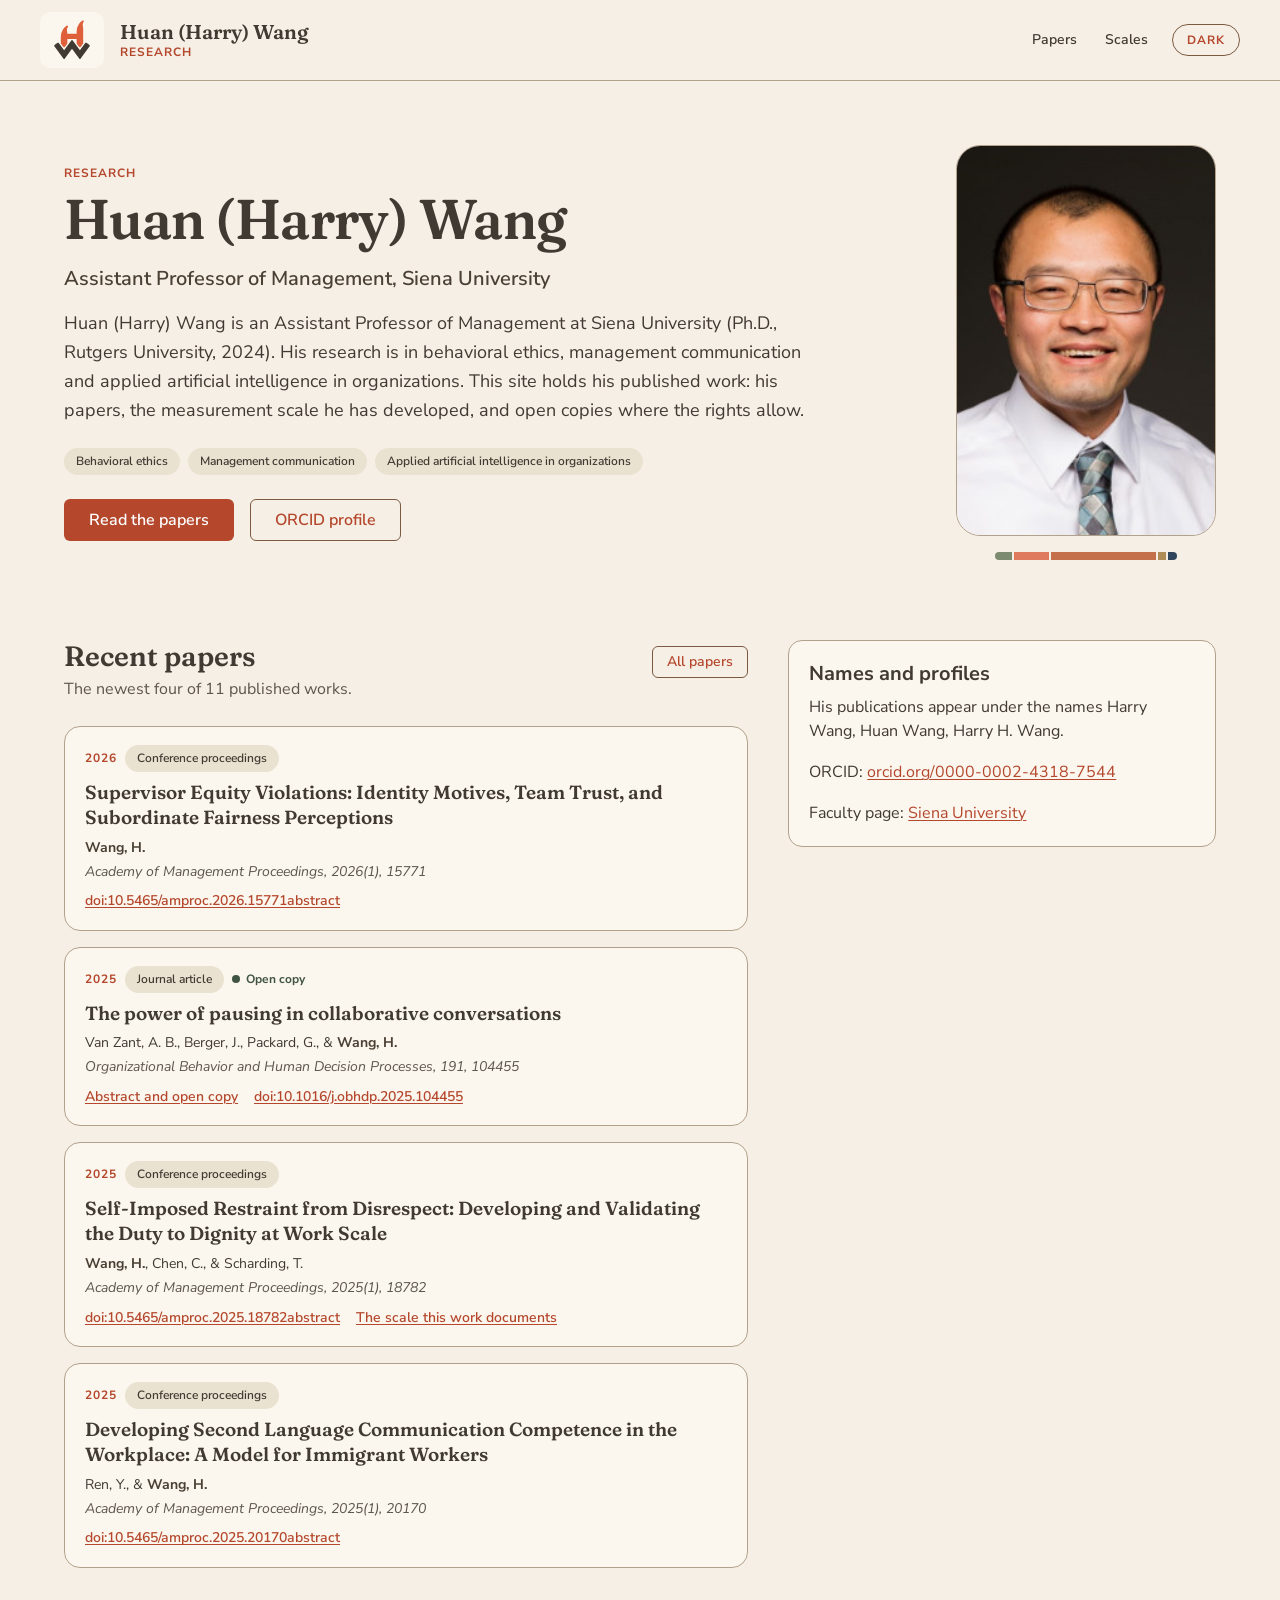
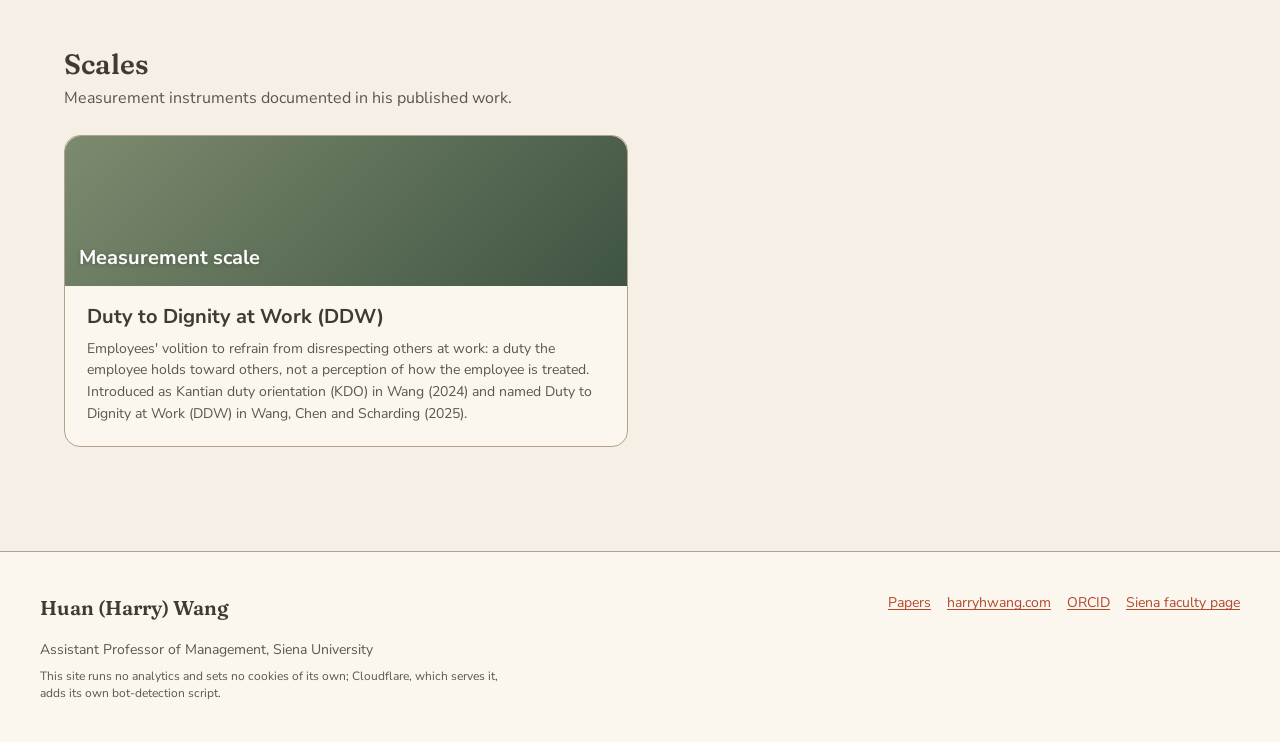
<file: index.html>
<!DOCTYPE html><html lang="en" data-register="hearth"><head><meta charset="utf-8"><meta name="viewport" content="width=device-width, initial-scale=1"><title>Huan (Harry) Wang · Research</title><meta name="description" content="Research of Huan (Harry) Wang, Siena University: measurement scales, papers and open copies."><link rel="canonical" href="https://research.harryhwang.com/"><link rel="icon" href="/favicon.svg" type="image/svg+xml"><script type="application/ld+json">{"@context":"https://schema.org","@type":"Person","name":"Huan (Harry) Wang","alternateName":["Harry Wang","Huan Wang","Harry H. Wang"],"jobTitle":"Assistant Professor of Management","affiliation":{"@type":"CollegeOrUniversity","name":"Siena University"},"knowsAbout":["Behavioral ethics","Management communication","Applied artificial intelligence in organizations"],"url":"https://research.harryhwang.com/","image":"https://research.harryhwang.com/images/huan-harry-wang.jpg","sameAs":["https://orcid.org/0000-0002-4318-7544","https://www.siena.edu/faculty-and-staff/person/harry-wang/","https://harryhwang.com/"]}</script><link rel="stylesheet" href="/_astro/Base.g0f6mQU5.css"></head><body class="min-h-screen bg-bg text-fg"><a class="rs-skip" href="#main">Skip to content</a><header class="rs-header"><div class="rs-wrap rs-nav"><a href="/" class="rs-home" aria-label="Huan (Harry) Wang, research home"><span class="hb-mark-panel"><img class="rs-logo" src="/images/hw-logo.svg" alt="" width="44" height="44"></span><span class="rs-home-label">Huan (Harry) Wang<small>Research</small></span></a><nav class="rs-links" aria-label="Primary"><a href="/papers/">Papers</a><a href="/#scales">Scales</a><button type="button" class="rs-toggle" id="theme-toggle" aria-pressed="false">Dark</button></nav></div></header><main id="main" class="rs-main"><div class="rs-wrap"><section class="rs-hero" aria-labelledby="who"><div><p class="hb-eyebrow">Research</p><h1 id="who" class="hb-display">Huan (Harry) Wang</h1><p class="rs-role">Assistant Professor of Management, Siena University</p><p class="rs-lede">Huan (Harry) Wang is an Assistant Professor of Management at Siena University (Ph.D., Rutgers University, 2024). His research is in behavioral ethics, management communication and applied artificial intelligence in organizations. This site holds his published work: his papers, the measurement scale he has developed, and open copies where the rights allow.</p><ul class="rs-topics" aria-label="Research topics"><li class="hb-tag">Behavioral ethics</li><li class="hb-tag">Management communication</li><li class="hb-tag">Applied artificial intelligence in organizations</li></ul><div class="hb-row rs-actions"><a class="hb-btn hb-btn-primary" href="/papers/">Read the papers</a><a class="hb-btn hb-btn-secondary" href="https://orcid.org/0000-0002-4318-7544" rel="me noopener">ORCID profile</a></div></div><figure class="rs-portrait"><img src="/images/huan-harry-wang.jpg" alt="Portrait of Huan (Harry) Wang" width="205" height="308"><div class="hb-element-bar" aria-hidden="true"><span class="hb-el-wood"></span><span class="hb-el-fire"></span><span class="hb-el-earth"></span><span class="hb-el-metal"></span><span class="hb-el-water"></span></div></figure></section><section class="rs-section" aria-labelledby="recent"><div class="rs-split"><div><div class="rs-section-head"><div><h2 id="recent">Recent papers</h2><p>The newest four of 11 published works.</p></div><a class="hb-btn hb-btn-secondary hb-btn-sm" href="/papers/">All papers</a></div><ul class="rs-papers"><li><article class="rs-paper"><p class="rs-paper-meta"><span class="rs-year">2026</span><span class="hb-tag">Conference proceedings</span></p><h3 class="rs-paper-title">Supervisor Equity Violations: Identity Motives, Team Trust, and Subordinate Fairness Perceptions</h3><p class="rs-paper-by"><strong>Wang, H.</strong></p><p class="rs-paper-venue"><em>Academy of Management Proceedings, 2026(1), 15771</em></p><p class="rs-paper-links"><a href="https://doi.org/10.5465/amproc.2026.15771abstract" rel="noopener">doi:10.5465/amproc.2026.15771abstract</a></p></article></li><li><article class="rs-paper"><p class="rs-paper-meta"><span class="rs-year">2025</span><span class="hb-tag">Journal article</span><span class="rs-open">Open copy</span></p><h3 class="rs-paper-title"><a href="/papers/van-zant-2025-pausing/">The power of pausing in collaborative conversations</a></h3><p class="rs-paper-by">Van Zant, A. B., Berger, J., Packard, G., &amp; <strong>Wang, H.</strong></p><p class="rs-paper-venue"><em>Organizational Behavior and Human Decision Processes, 191, 104455</em></p><p class="rs-paper-links"><a href="/papers/van-zant-2025-pausing/">Abstract and open copy</a><a href="https://doi.org/10.1016/j.obhdp.2025.104455" rel="noopener">doi:10.1016/j.obhdp.2025.104455</a></p></article></li><li><article class="rs-paper"><p class="rs-paper-meta"><span class="rs-year">2025</span><span class="hb-tag">Conference proceedings</span></p><h3 class="rs-paper-title">Self-Imposed Restraint from Disrespect: Developing and Validating the Duty to Dignity at Work Scale</h3><p class="rs-paper-by"><strong>Wang, H.</strong>, Chen, C., &amp; Scharding, T.</p><p class="rs-paper-venue"><em>Academy of Management Proceedings, 2025(1), 18782</em></p><p class="rs-paper-links"><a href="https://doi.org/10.5465/amproc.2025.18782abstract" rel="noopener">doi:10.5465/amproc.2025.18782abstract</a><a href="/scales/duty-to-dignity-at-work">The scale this work documents</a></p></article></li><li><article class="rs-paper"><p class="rs-paper-meta"><span class="rs-year">2025</span><span class="hb-tag">Conference proceedings</span></p><h3 class="rs-paper-title">Developing Second Language Communication Competence in the Workplace: A Model for Immigrant Workers</h3><p class="rs-paper-by">Ren, Y., &amp; <strong>Wang, H.</strong></p><p class="rs-paper-venue"><em>Academy of Management Proceedings, 2025(1), 20170</em></p><p class="rs-paper-links"><a href="https://doi.org/10.5465/amproc.2025.20170abstract" rel="noopener">doi:10.5465/amproc.2025.20170abstract</a></p></article></li></ul></div><aside class="hb-legend" aria-labelledby="names"><h3 id="names">Names and profiles</h3><p class="mt-2">His publications appear under the names Harry Wang, Huan Wang, Harry H. Wang.</p><p>ORCID: <a href="https://orcid.org/0000-0002-4318-7544" rel="me noopener">orcid.org/0000-0002-4318-7544</a></p><p>Faculty page: <a href="https://www.siena.edu/faculty-and-staff/person/harry-wang/" rel="me noopener">Siena University</a></p></aside></div></section><section id="scales" class="rs-section" aria-labelledby="scales-h"><div class="rs-section-head"><div><h2 id="scales-h">Scales</h2><p>Measurement instruments documented in his published work.</p></div></div><div class="hb-grid hb-grid-2"><a href="/scales/duty-to-dignity-at-work" class="rs-scale"><article class="hb-card hb-card-lift h-full"><div class="hb-card-header hb-band-moss-pine"><span class="hb-label">Measurement scale</span></div><h3>Duty to Dignity at Work (DDW)</h3><p>Employees&#39; volition to refrain from disrespecting others at work: a duty the employee holds toward others, not a perception of how the employee is treated. Introduced as Kantian duty orientation (KDO) in Wang (2024) and named Duty to Dignity at Work (DDW) in Wang, Chen and Scharding (2025).</p></article></a></div></section></div></main><footer class="rs-footer"><div class="rs-wrap rs-footer-inner"><div><p class="rs-footer-name">Huan (Harry) Wang</p><p class="hb-small hb-muted">Assistant Professor of Management, Siena University</p><p class="rs-footer-note">This site runs no analytics and sets no cookies of its own; Cloudflare, which serves it, adds its own bot-detection script.</p></div><nav class="rs-footer-links" aria-label="Profiles"><a href="/papers/">Papers</a><a href="https://harryhwang.com/" rel="me">harryhwang.com</a><a href="https://orcid.org/0000-0002-4318-7544" rel="me noopener">ORCID</a><a href="https://www.siena.edu/faculty-and-staff/person/harry-wang/" rel="me noopener">Siena faculty page</a></nav></div></footer><script>
      // Theme toggle only (brand rule: it sets data-theme on the document and remembers nothing).
      (function () {
        var button = document.getElementById("theme-toggle");
        if (!button) return;
        var root = document.documentElement;
        var startDark = window.matchMedia("(prefers-color-scheme: dark)").matches;
        root.setAttribute("data-theme", startDark ? "dark" : "light");
        button.setAttribute("aria-pressed", startDark ? "true" : "false");
        button.textContent = startDark ? "Light" : "Dark";
        button.addEventListener("click", function () {
          var dark = root.getAttribute("data-theme") === "dark";
          root.setAttribute("data-theme", dark ? "light" : "dark");
          button.setAttribute("aria-pressed", dark ? "false" : "true");
          button.textContent = dark ? "Dark" : "Light";
        });
      })();
    </script></body></html>
</file>
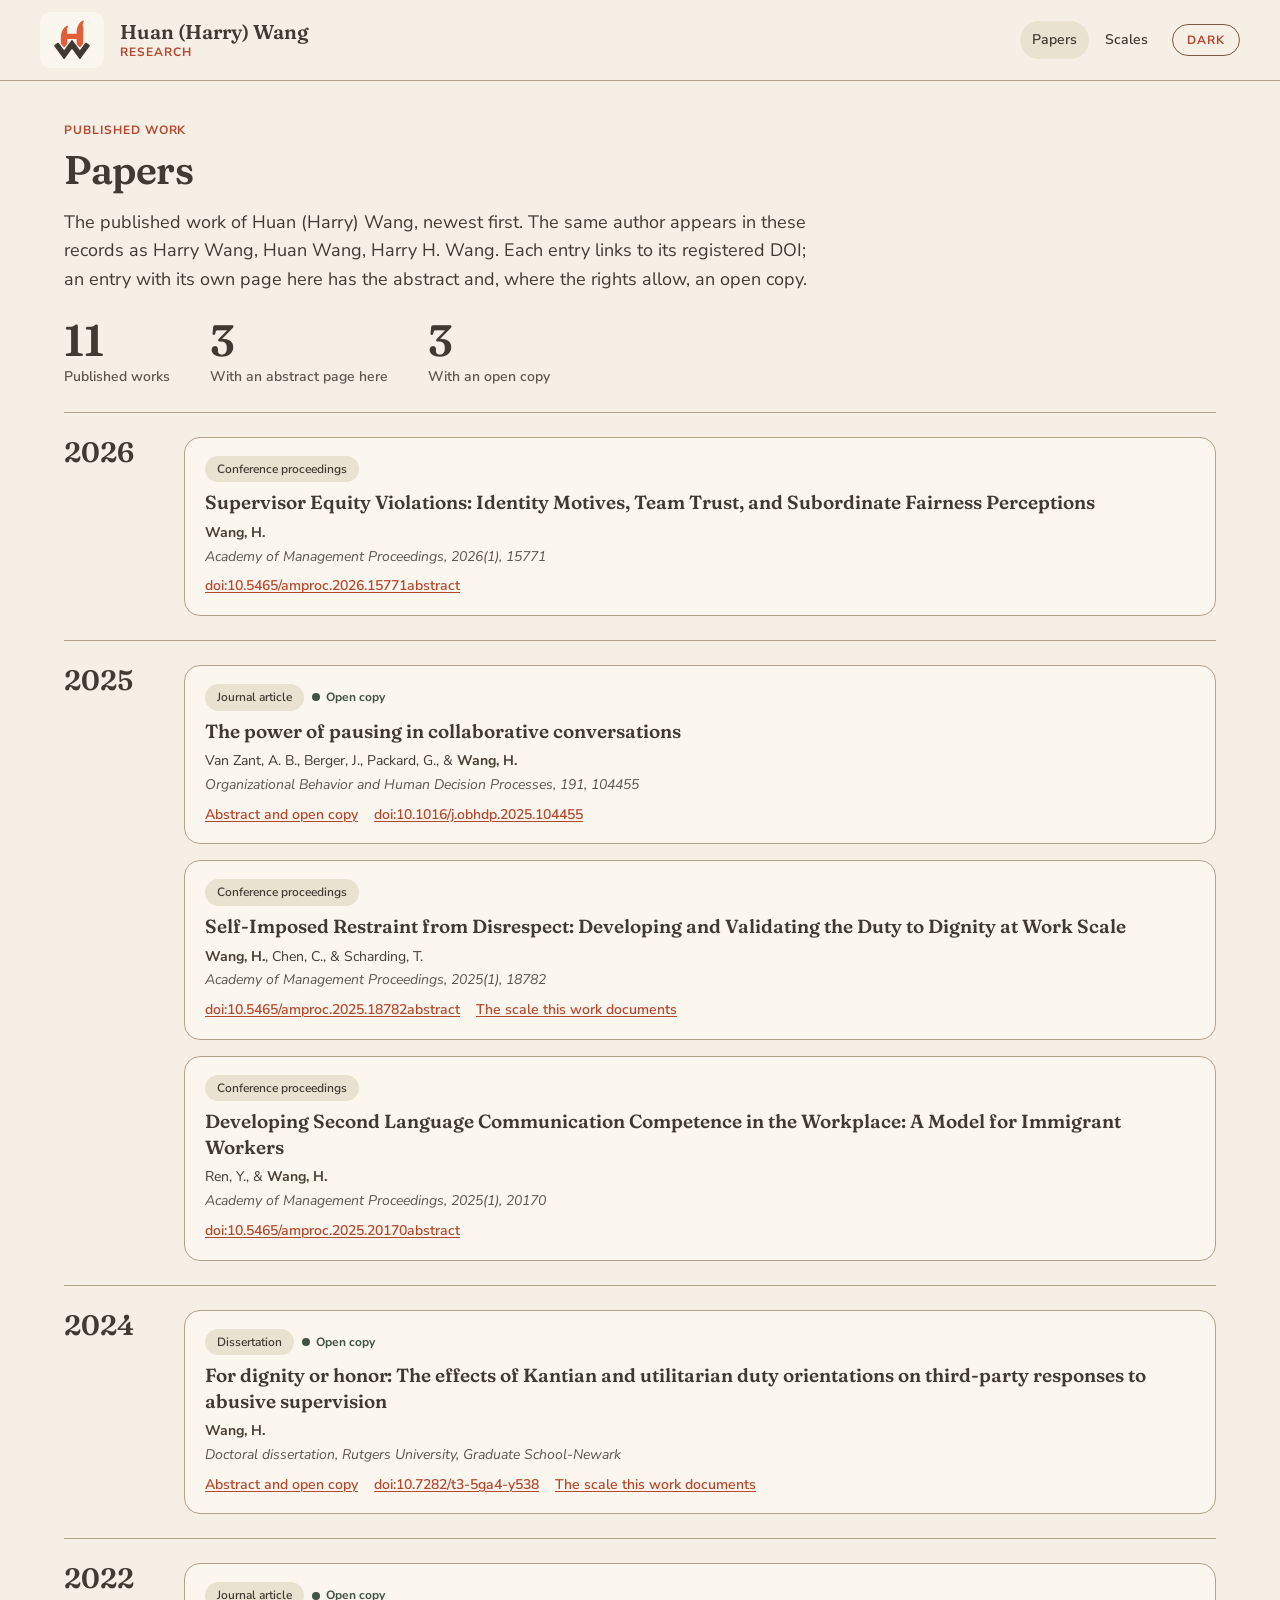
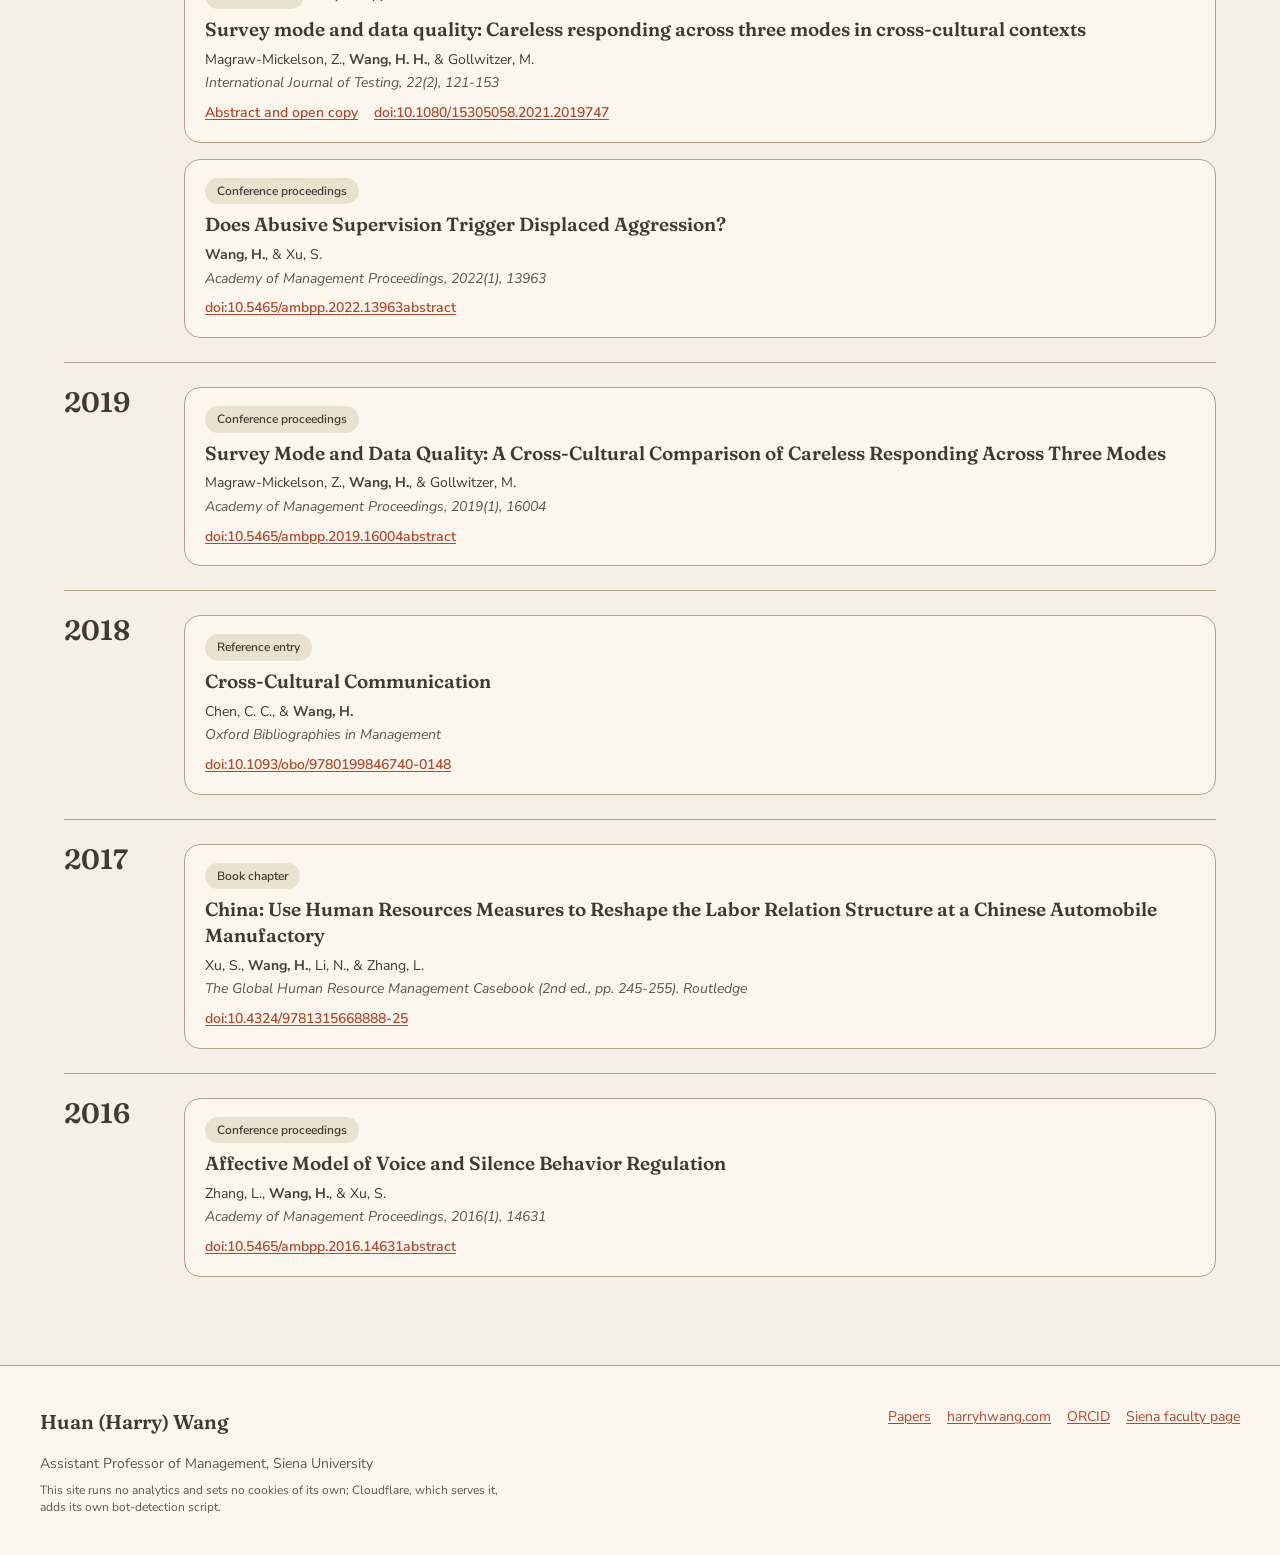
<file: papers/index.html>
<!DOCTYPE html><html lang="en" data-register="hearth"><head><meta charset="utf-8"><meta name="viewport" content="width=device-width, initial-scale=1"><title>Papers | Huan (Harry) Wang · Research</title><meta name="description" content="Published work of Huan (Harry) Wang (Siena University), with DOIs and open copies where the rights allow."><link rel="canonical" href="https://research.harryhwang.com/papers/"><link rel="icon" href="/favicon.svg" type="image/svg+xml"><link rel="stylesheet" href="/_astro/Base.g0f6mQU5.css"></head><body class="min-h-screen bg-bg text-fg"><a class="rs-skip" href="#main">Skip to content</a><header class="rs-header"><div class="rs-wrap rs-nav"><a href="/" class="rs-home" aria-label="Huan (Harry) Wang, research home"><span class="hb-mark-panel"><img class="rs-logo" src="/images/hw-logo.svg" alt="" width="44" height="44"></span><span class="rs-home-label">Huan (Harry) Wang<small>Research</small></span></a><nav class="rs-links" aria-label="Primary"><a href="/papers/" aria-current="page">Papers</a><a href="/#scales">Scales</a><button type="button" class="rs-toggle" id="theme-toggle" aria-pressed="false">Dark</button></nav></div></header><main id="main" class="rs-main"><div class="rs-wrap"><header class="pb-6"><p class="hb-eyebrow">Published work</p><h1 class="mt-2">Papers</h1><p class="rs-lede">The published work of Huan (Harry) Wang, newest first. The same author appears in these records as Harry Wang, Huan Wang, Harry H. Wang. Each entry links to its registered DOI; an entry with its own page here has the abstract and, where the rights allow, an open copy.</p><div class="rs-stats"><div class="hb-stat-block"><span class="hb-stat">11</span><span class="hb-stat-label">Published works</span></div><div class="hb-stat-block"><span class="hb-stat">3</span><span class="hb-stat-label">With an abstract page here</span></div><div class="hb-stat-block"><span class="hb-stat">3</span><span class="hb-stat-label">With an open copy</span></div></div></header><section class="rs-year-group" aria-labelledby="y2026"><h2 id="y2026" class="rs-year-label">2026</h2><ul class="rs-papers"><li><article class="rs-paper"><p class="rs-paper-meta"><span class="hb-tag">Conference proceedings</span></p><h3 class="rs-paper-title">Supervisor Equity Violations: Identity Motives, Team Trust, and Subordinate Fairness Perceptions</h3><p class="rs-paper-by"><strong>Wang, H.</strong></p><p class="rs-paper-venue"><em>Academy of Management Proceedings, 2026(1), 15771</em></p><p class="rs-paper-links"><a href="https://doi.org/10.5465/amproc.2026.15771abstract" rel="noopener">doi:10.5465/amproc.2026.15771abstract</a></p></article></li></ul></section><section class="rs-year-group" aria-labelledby="y2025"><h2 id="y2025" class="rs-year-label">2025</h2><ul class="rs-papers"><li><article class="rs-paper"><p class="rs-paper-meta"><span class="hb-tag">Journal article</span><span class="rs-open">Open copy</span></p><h3 class="rs-paper-title"><a href="/papers/van-zant-2025-pausing/">The power of pausing in collaborative conversations</a></h3><p class="rs-paper-by">Van Zant, A. B., Berger, J., Packard, G., &amp; <strong>Wang, H.</strong></p><p class="rs-paper-venue"><em>Organizational Behavior and Human Decision Processes, 191, 104455</em></p><p class="rs-paper-links"><a href="/papers/van-zant-2025-pausing/">Abstract and open copy</a><a href="https://doi.org/10.1016/j.obhdp.2025.104455" rel="noopener">doi:10.1016/j.obhdp.2025.104455</a></p></article></li><li><article class="rs-paper"><p class="rs-paper-meta"><span class="hb-tag">Conference proceedings</span></p><h3 class="rs-paper-title">Self-Imposed Restraint from Disrespect: Developing and Validating the Duty to Dignity at Work Scale</h3><p class="rs-paper-by"><strong>Wang, H.</strong>, Chen, C., &amp; Scharding, T.</p><p class="rs-paper-venue"><em>Academy of Management Proceedings, 2025(1), 18782</em></p><p class="rs-paper-links"><a href="https://doi.org/10.5465/amproc.2025.18782abstract" rel="noopener">doi:10.5465/amproc.2025.18782abstract</a><a href="/scales/duty-to-dignity-at-work">The scale this work documents</a></p></article></li><li><article class="rs-paper"><p class="rs-paper-meta"><span class="hb-tag">Conference proceedings</span></p><h3 class="rs-paper-title">Developing Second Language Communication Competence in the Workplace: A Model for Immigrant Workers</h3><p class="rs-paper-by">Ren, Y., &amp; <strong>Wang, H.</strong></p><p class="rs-paper-venue"><em>Academy of Management Proceedings, 2025(1), 20170</em></p><p class="rs-paper-links"><a href="https://doi.org/10.5465/amproc.2025.20170abstract" rel="noopener">doi:10.5465/amproc.2025.20170abstract</a></p></article></li></ul></section><section class="rs-year-group" aria-labelledby="y2024"><h2 id="y2024" class="rs-year-label">2024</h2><ul class="rs-papers"><li><article class="rs-paper"><p class="rs-paper-meta"><span class="hb-tag">Dissertation</span><span class="rs-open">Open copy</span></p><h3 class="rs-paper-title"><a href="/papers/wang-2024-dissertation/">For dignity or honor: The effects of Kantian and utilitarian duty orientations on third-party responses to abusive supervision</a></h3><p class="rs-paper-by"><strong>Wang, H.</strong></p><p class="rs-paper-venue"><em>Doctoral dissertation, Rutgers University, Graduate School-Newark</em></p><p class="rs-paper-links"><a href="/papers/wang-2024-dissertation/">Abstract and open copy</a><a href="https://doi.org/10.7282/t3-5ga4-y538" rel="noopener">doi:10.7282/t3-5ga4-y538</a><a href="/scales/duty-to-dignity-at-work">The scale this work documents</a></p></article></li></ul></section><section class="rs-year-group" aria-labelledby="y2022"><h2 id="y2022" class="rs-year-label">2022</h2><ul class="rs-papers"><li><article class="rs-paper"><p class="rs-paper-meta"><span class="hb-tag">Journal article</span><span class="rs-open">Open copy</span></p><h3 class="rs-paper-title"><a href="/papers/magraw-mickelson-2022-survey-mode/">Survey mode and data quality: Careless responding across three modes in cross-cultural contexts</a></h3><p class="rs-paper-by">Magraw-Mickelson, Z., <strong>Wang, H. H.</strong>, &amp; Gollwitzer, M.</p><p class="rs-paper-venue"><em>International Journal of Testing, 22(2), 121-153</em></p><p class="rs-paper-links"><a href="/papers/magraw-mickelson-2022-survey-mode/">Abstract and open copy</a><a href="https://doi.org/10.1080/15305058.2021.2019747" rel="noopener">doi:10.1080/15305058.2021.2019747</a></p></article></li><li><article class="rs-paper"><p class="rs-paper-meta"><span class="hb-tag">Conference proceedings</span></p><h3 class="rs-paper-title">Does Abusive Supervision Trigger Displaced Aggression?</h3><p class="rs-paper-by"><strong>Wang, H.</strong>, &amp; Xu, S.</p><p class="rs-paper-venue"><em>Academy of Management Proceedings, 2022(1), 13963</em></p><p class="rs-paper-links"><a href="https://doi.org/10.5465/ambpp.2022.13963abstract" rel="noopener">doi:10.5465/ambpp.2022.13963abstract</a></p></article></li></ul></section><section class="rs-year-group" aria-labelledby="y2019"><h2 id="y2019" class="rs-year-label">2019</h2><ul class="rs-papers"><li><article class="rs-paper"><p class="rs-paper-meta"><span class="hb-tag">Conference proceedings</span></p><h3 class="rs-paper-title">Survey Mode and Data Quality: A Cross-Cultural Comparison of Careless Responding Across Three Modes</h3><p class="rs-paper-by">Magraw-Mickelson, Z., <strong>Wang, H.</strong>, &amp; Gollwitzer, M.</p><p class="rs-paper-venue"><em>Academy of Management Proceedings, 2019(1), 16004</em></p><p class="rs-paper-links"><a href="https://doi.org/10.5465/ambpp.2019.16004abstract" rel="noopener">doi:10.5465/ambpp.2019.16004abstract</a></p></article></li></ul></section><section class="rs-year-group" aria-labelledby="y2018"><h2 id="y2018" class="rs-year-label">2018</h2><ul class="rs-papers"><li><article class="rs-paper"><p class="rs-paper-meta"><span class="hb-tag">Reference entry</span></p><h3 class="rs-paper-title">Cross-Cultural Communication</h3><p class="rs-paper-by">Chen, C. C., &amp; <strong>Wang, H.</strong></p><p class="rs-paper-venue"><em>Oxford Bibliographies in Management</em></p><p class="rs-paper-links"><a href="https://doi.org/10.1093/obo/9780199846740-0148" rel="noopener">doi:10.1093/obo/9780199846740-0148</a></p></article></li></ul></section><section class="rs-year-group" aria-labelledby="y2017"><h2 id="y2017" class="rs-year-label">2017</h2><ul class="rs-papers"><li><article class="rs-paper"><p class="rs-paper-meta"><span class="hb-tag">Book chapter</span></p><h3 class="rs-paper-title">China: Use Human Resources Measures to Reshape the Labor Relation Structure at a Chinese Automobile Manufactory</h3><p class="rs-paper-by">Xu, S., <strong>Wang, H.</strong>, Li, N., &amp; Zhang, L.</p><p class="rs-paper-venue"><em>The Global Human Resource Management Casebook (2nd ed., pp. 245-255). Routledge</em></p><p class="rs-paper-links"><a href="https://doi.org/10.4324/9781315668888-25" rel="noopener">doi:10.4324/9781315668888-25</a></p></article></li></ul></section><section class="rs-year-group" aria-labelledby="y2016"><h2 id="y2016" class="rs-year-label">2016</h2><ul class="rs-papers"><li><article class="rs-paper"><p class="rs-paper-meta"><span class="hb-tag">Conference proceedings</span></p><h3 class="rs-paper-title">Affective Model of Voice and Silence Behavior Regulation</h3><p class="rs-paper-by">Zhang, L., <strong>Wang, H.</strong>, &amp; Xu, S.</p><p class="rs-paper-venue"><em>Academy of Management Proceedings, 2016(1), 14631</em></p><p class="rs-paper-links"><a href="https://doi.org/10.5465/ambpp.2016.14631abstract" rel="noopener">doi:10.5465/ambpp.2016.14631abstract</a></p></article></li></ul></section></div></main><footer class="rs-footer"><div class="rs-wrap rs-footer-inner"><div><p class="rs-footer-name">Huan (Harry) Wang</p><p class="hb-small hb-muted">Assistant Professor of Management, Siena University</p><p class="rs-footer-note">This site runs no analytics and sets no cookies of its own; Cloudflare, which serves it, adds its own bot-detection script.</p></div><nav class="rs-footer-links" aria-label="Profiles"><a href="/papers/">Papers</a><a href="https://harryhwang.com/" rel="me">harryhwang.com</a><a href="https://orcid.org/0000-0002-4318-7544" rel="me noopener">ORCID</a><a href="https://www.siena.edu/faculty-and-staff/person/harry-wang/" rel="me noopener">Siena faculty page</a></nav></div></footer><script>
      // Theme toggle only (brand rule: it sets data-theme on the document and remembers nothing).
      (function () {
        var button = document.getElementById("theme-toggle");
        if (!button) return;
        var root = document.documentElement;
        var startDark = window.matchMedia("(prefers-color-scheme: dark)").matches;
        root.setAttribute("data-theme", startDark ? "dark" : "light");
        button.setAttribute("aria-pressed", startDark ? "true" : "false");
        button.textContent = startDark ? "Light" : "Dark";
        button.addEventListener("click", function () {
          var dark = root.getAttribute("data-theme") === "dark";
          root.setAttribute("data-theme", dark ? "light" : "dark");
          button.setAttribute("aria-pressed", dark ? "false" : "true");
          button.textContent = dark ? "Dark" : "Light";
        });
      })();
    </script></body></html>
</file>
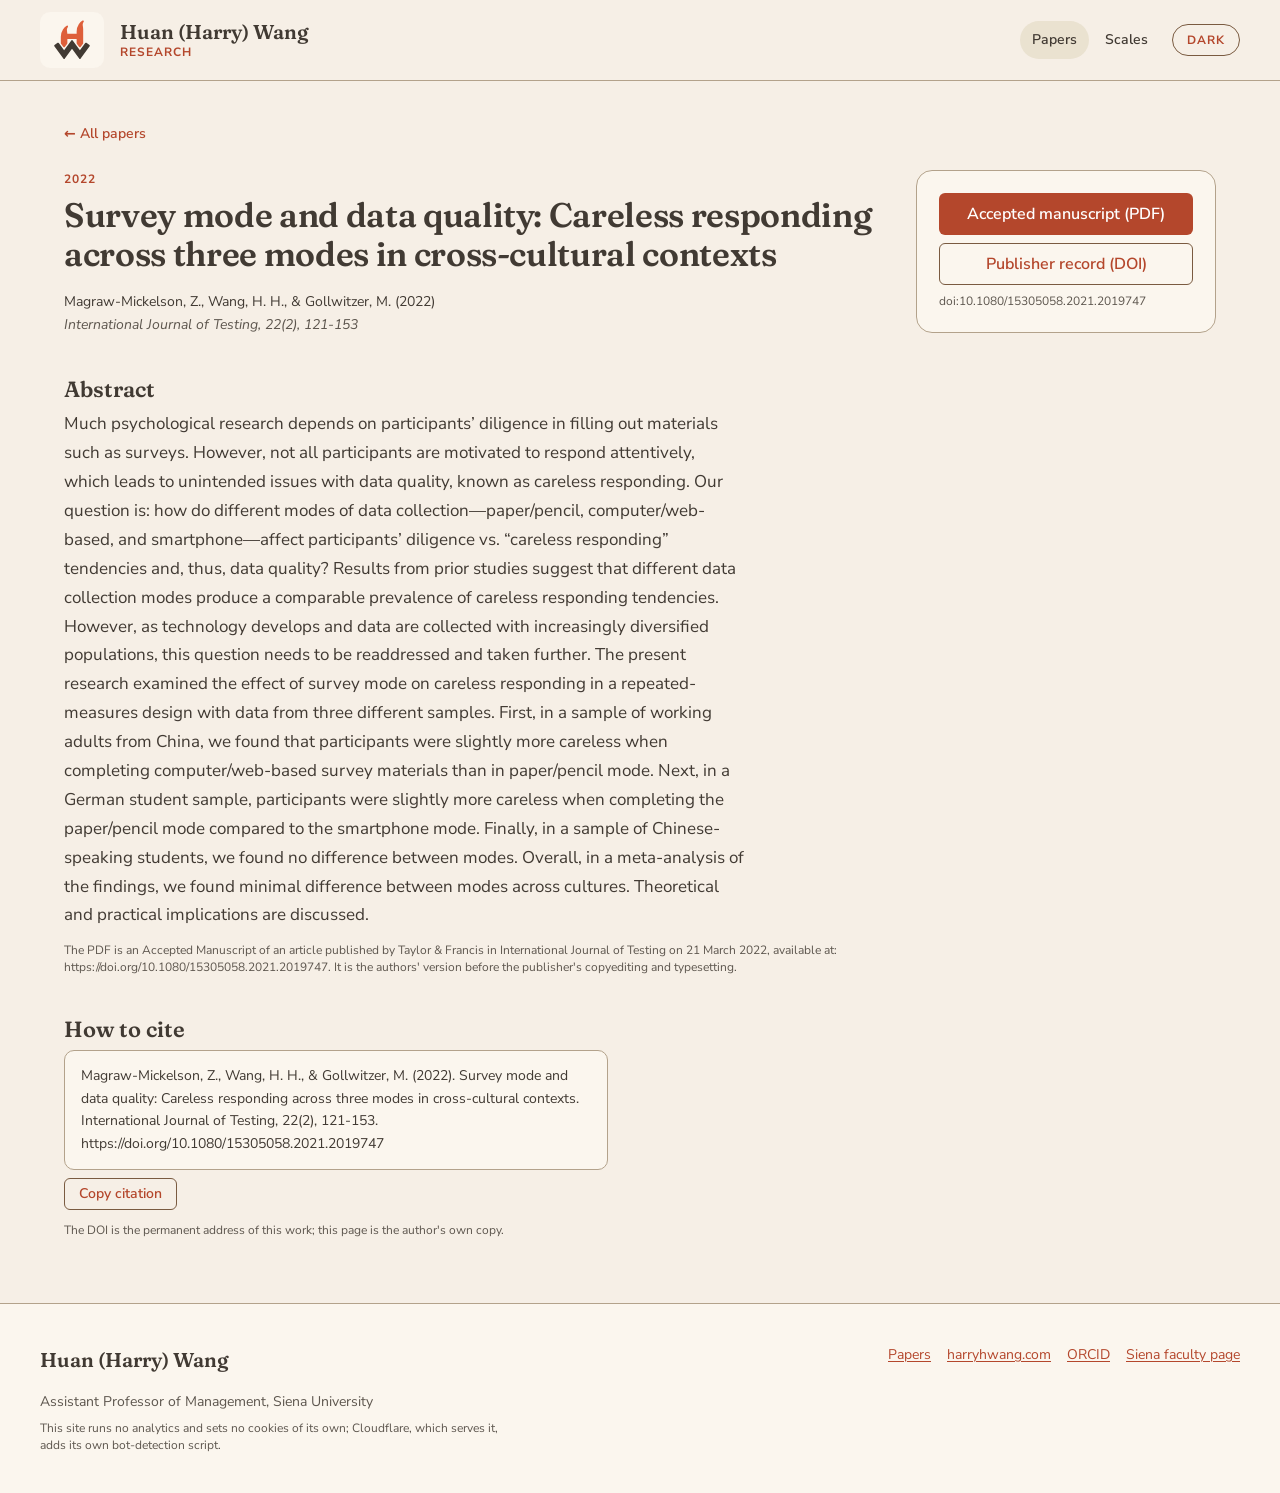
<file: papers/magraw-mickelson-2022-survey-mode/index.html>
<!DOCTYPE html><html lang="en" data-register="hearth"><head><meta charset="utf-8"><meta name="viewport" content="width=device-width, initial-scale=1"><title>Survey mode and data quality: Careless responding across three modes in cross-cultural contexts | Magraw-Mickelson, Z., Wang, H. H., &amp; Gollwitzer, M. (2022)</title><meta name="description" content="Much psychological research depends on participants’ diligence in filling out materials such as surveys. However, not all participants are motivated to respond attentively, which leads to unintended issues with data quality, known as careless responding. Our question is: how do different modes of da"><link rel="canonical" href="https://research.harryhwang.com/papers/magraw-mickelson-2022-survey-mode/"><link rel="icon" href="/favicon.svg" type="image/svg+xml"><meta name="citation_title" content="Survey mode and data quality: Careless responding across three modes in cross-cultural contexts"><meta name="citation_author" content="Zoe Magraw-Mickelson"><meta name="citation_author" content="Harry H. Wang"><meta name="citation_author" content="Mario Gollwitzer"><meta name="citation_publication_date" content="2022/03/21"><meta name="citation_journal_title" content="International Journal of Testing"><meta name="citation_doi" content="10.1080/15305058.2021.2019747"><meta name="citation_abstract_html_url" content="https://research.harryhwang.com/papers/magraw-mickelson-2022-survey-mode/"><meta name="citation_pdf_url" content="https://research.harryhwang.com/papers/magraw-mickelson-2022-survey-mode/magraw-mickelson-2022-survey-mode.pdf"><link rel="cite-as" href="https://doi.org/10.1080/15305058.2021.2019747"><link rel="stylesheet" href="/_astro/Base.g0f6mQU5.css"></head><body class="min-h-screen bg-bg text-fg"><a class="rs-skip" href="#main">Skip to content</a><header class="rs-header"><div class="rs-wrap rs-nav"><a href="/" class="rs-home" aria-label="Huan (Harry) Wang, research home"><span class="hb-mark-panel"><img class="rs-logo" src="/images/hw-logo.svg" alt="" width="44" height="44"></span><span class="rs-home-label">Huan (Harry) Wang<small>Research</small></span></a><nav class="rs-links" aria-label="Primary"><a href="/papers/" aria-current="page">Papers</a><a href="/#scales">Scales</a><button type="button" class="rs-toggle" id="theme-toggle" aria-pressed="false">Dark</button></nav></div></header><main id="main" class="rs-main"><div class="rs-wrap"><a href="/papers/" class="rs-crumb">&larr; All papers</a><div class="rs-work"><article class="rs-work-body"><header><p class="hb-eyebrow">2022</p><h1 class="mt-2">Survey mode and data quality: Careless responding across three modes in cross-cultural contexts</h1><p class="rs-paper-by mt-4">Magraw-Mickelson, Z., Wang, H. H., &amp; Gollwitzer, M. (2022)</p><p class="rs-paper-venue"><em>International Journal of Testing, 22(2), 121-153</em></p></header><section aria-labelledby="abstract"><h2 id="abstract">Abstract</h2><p class="rs-abstract">Much psychological research depends on participants’ diligence in filling out materials such as surveys. However, not all participants are motivated to respond attentively, which leads to unintended issues with data quality, known as careless responding. Our question is: how do different modes of data collection—paper/pencil, computer/web-based, and smartphone—affect participants’ diligence vs. “careless responding” tendencies and, thus, data quality? Results from prior studies suggest that different data collection modes produce a comparable prevalence of careless responding tendencies. However, as technology develops and data are collected with increasingly diversified populations, this question needs to be readdressed and taken further. The present research examined the effect of survey mode on careless responding in a repeated-measures design with data from three different samples. First, in a sample of working adults from China, we found that participants were slightly more careless when completing computer/web-based survey materials than in paper/pencil mode. Next, in a German student sample, participants were slightly more careless when completing the paper/pencil mode compared to the smartphone mode. Finally, in a sample of Chinese-speaking students, we found no difference between modes. Overall, in a meta-analysis of the findings, we found minimal difference between modes across cultures. Theoretical and practical implications are discussed.</p><p class="hb-caption mt-3">The PDF is an Accepted Manuscript of an article published by Taylor &amp; Francis in International Journal of Testing on 21 March 2022, available at: https://doi.org/10.1080/15305058.2021.2019747. It is the authors&#39; version before the publisher&#39;s copyediting and typesetting.</p></section><section aria-labelledby="cite"><h2 id="cite">How to cite</h2><p class="rs-cite" id="citation">Magraw-Mickelson, Z., Wang, H. H., &amp; Gollwitzer, M. (2022). Survey mode and data quality: Careless responding across three modes in cross-cultural contexts. International Journal of Testing, 22(2), 121-153. https://doi.org/10.1080/15305058.2021.2019747</p><button type="button" class="hb-btn hb-btn-secondary hb-btn-sm rs-copy" data-copy="citation" hidden>Copy citation</button><p class="hb-caption mt-3">The DOI is the permanent address of this work; this page is the author's own copy.</p></section></article><aside class="hb-card rs-aside" aria-label="Get this work"><a href="magraw-mickelson-2022-survey-mode.pdf" class="hb-btn hb-btn-primary">Accepted manuscript (PDF)</a><a href="https://doi.org/10.1080/15305058.2021.2019747" class="hb-btn hb-btn-secondary" rel="noopener">Publisher record (DOI)</a><p class="hb-caption">doi:10.1080/15305058.2021.2019747</p></aside></div><script>
    // Progressive enhancement: the button appears only where the clipboard API exists.
    (function () {
      var b = document.querySelector("[data-copy]");
      if (!b || !navigator.clipboard) return;
      b.hidden = false;
      b.addEventListener("click", function () {
        var text = document.getElementById(b.getAttribute("data-copy")).textContent.replace(/\s+/g, " ").trim();
        navigator.clipboard.writeText(text).then(function () {
          b.textContent = "Copied";
          setTimeout(function () { b.textContent = "Copy citation"; }, 2000);
        });
      });
    })();
  </script></div></main><footer class="rs-footer"><div class="rs-wrap rs-footer-inner"><div><p class="rs-footer-name">Huan (Harry) Wang</p><p class="hb-small hb-muted">Assistant Professor of Management, Siena University</p><p class="rs-footer-note">This site runs no analytics and sets no cookies of its own; Cloudflare, which serves it, adds its own bot-detection script.</p></div><nav class="rs-footer-links" aria-label="Profiles"><a href="/papers/">Papers</a><a href="https://harryhwang.com/" rel="me">harryhwang.com</a><a href="https://orcid.org/0000-0002-4318-7544" rel="me noopener">ORCID</a><a href="https://www.siena.edu/faculty-and-staff/person/harry-wang/" rel="me noopener">Siena faculty page</a></nav></div></footer><script>
      // Theme toggle only (brand rule: it sets data-theme on the document and remembers nothing).
      (function () {
        var button = document.getElementById("theme-toggle");
        if (!button) return;
        var root = document.documentElement;
        var startDark = window.matchMedia("(prefers-color-scheme: dark)").matches;
        root.setAttribute("data-theme", startDark ? "dark" : "light");
        button.setAttribute("aria-pressed", startDark ? "true" : "false");
        button.textContent = startDark ? "Light" : "Dark";
        button.addEventListener("click", function () {
          var dark = root.getAttribute("data-theme") === "dark";
          root.setAttribute("data-theme", dark ? "light" : "dark");
          button.setAttribute("aria-pressed", dark ? "false" : "true");
          button.textContent = dark ? "Dark" : "Light";
        });
      })();
    </script></body></html>
</file>
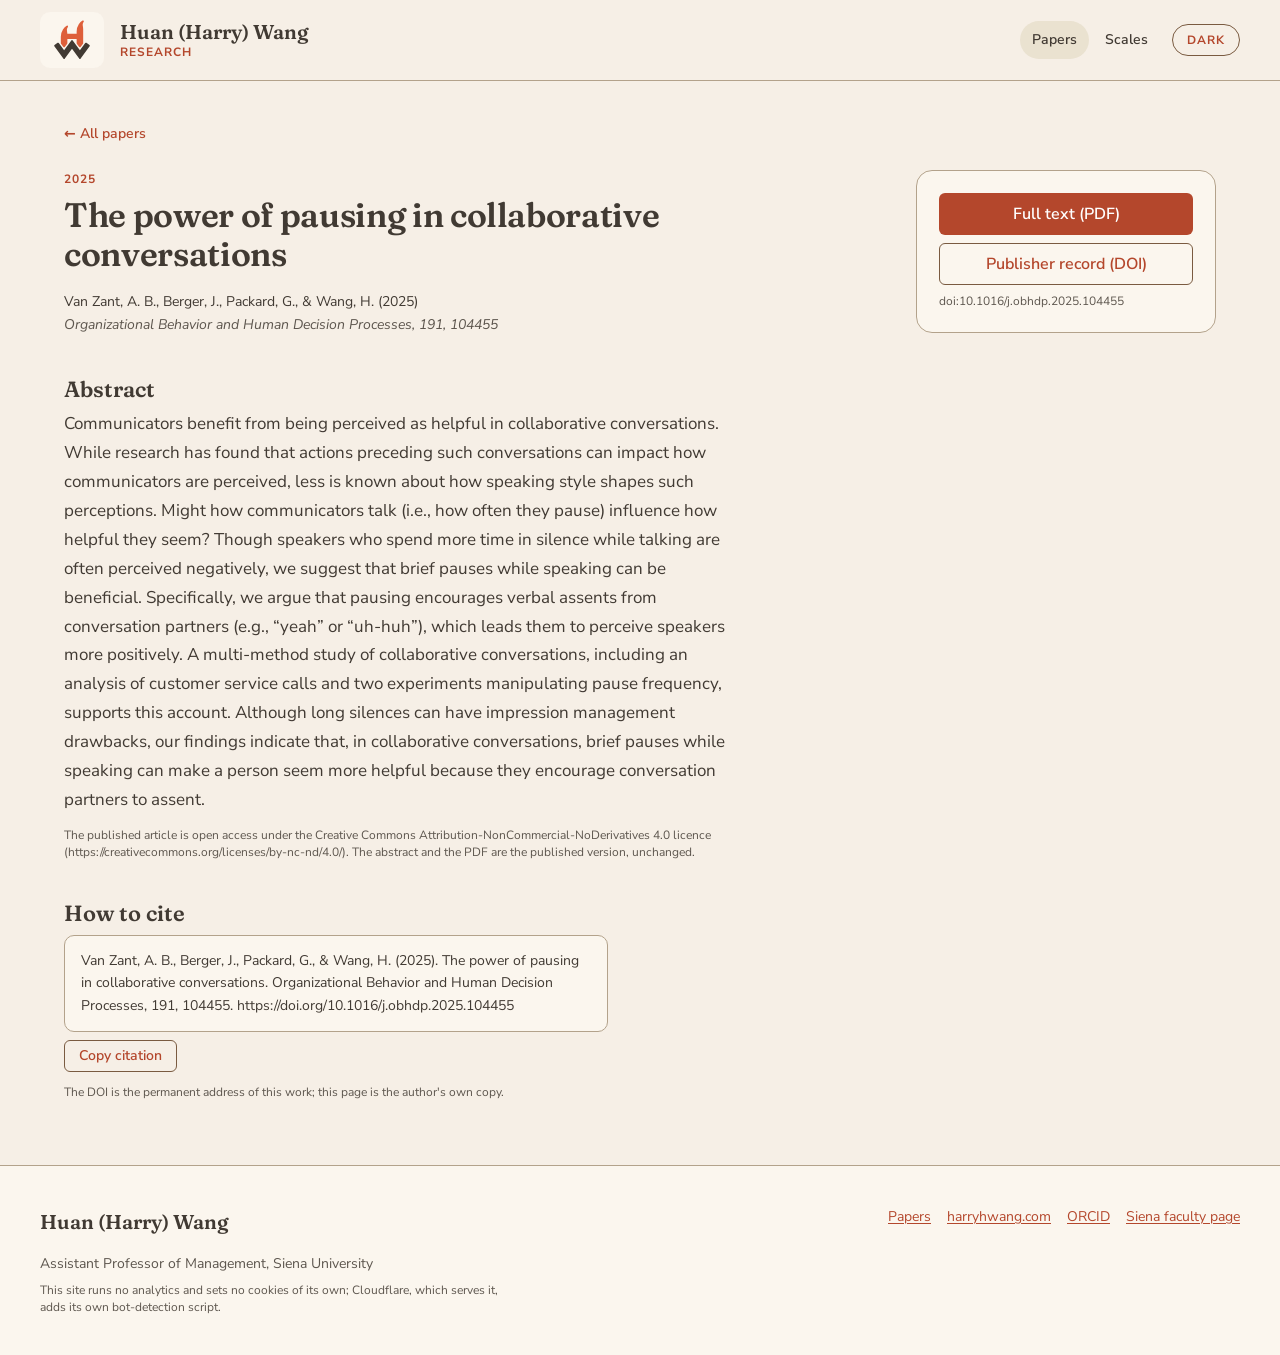
<file: papers/van-zant-2025-pausing/index.html>
<!DOCTYPE html><html lang="en" data-register="hearth"><head><meta charset="utf-8"><meta name="viewport" content="width=device-width, initial-scale=1"><title>The power of pausing in collaborative conversations | Van Zant, A. B., Berger, J., Packard, G., &amp; Wang, H. (2025)</title><meta name="description" content="Communicators benefit from being perceived as helpful in collaborative conversations. While research has found that actions preceding such conversations can impact how communicators are perceived, less is known about how speaking style shapes such perceptions. Might how communicators talk (i.e., how"><link rel="canonical" href="https://research.harryhwang.com/papers/van-zant-2025-pausing/"><link rel="icon" href="/favicon.svg" type="image/svg+xml"><meta name="citation_title" content="The power of pausing in collaborative conversations"><meta name="citation_author" content="Alex B. Van Zant"><meta name="citation_author" content="Jonah Berger"><meta name="citation_author" content="Grant Packard"><meta name="citation_author" content="Harry Wang"><meta name="citation_publication_date" content="2025/11"><meta name="citation_journal_title" content="Organizational Behavior and Human Decision Processes"><meta name="citation_doi" content="10.1016/j.obhdp.2025.104455"><meta name="citation_abstract_html_url" content="https://research.harryhwang.com/papers/van-zant-2025-pausing/"><meta name="citation_pdf_url" content="https://research.harryhwang.com/papers/van-zant-2025-pausing/van-zant-2025-pausing.pdf"><link rel="cite-as" href="https://doi.org/10.1016/j.obhdp.2025.104455"><link rel="stylesheet" href="/_astro/Base.g0f6mQU5.css"></head><body class="min-h-screen bg-bg text-fg"><a class="rs-skip" href="#main">Skip to content</a><header class="rs-header"><div class="rs-wrap rs-nav"><a href="/" class="rs-home" aria-label="Huan (Harry) Wang, research home"><span class="hb-mark-panel"><img class="rs-logo" src="/images/hw-logo.svg" alt="" width="44" height="44"></span><span class="rs-home-label">Huan (Harry) Wang<small>Research</small></span></a><nav class="rs-links" aria-label="Primary"><a href="/papers/" aria-current="page">Papers</a><a href="/#scales">Scales</a><button type="button" class="rs-toggle" id="theme-toggle" aria-pressed="false">Dark</button></nav></div></header><main id="main" class="rs-main"><div class="rs-wrap"><a href="/papers/" class="rs-crumb">&larr; All papers</a><div class="rs-work"><article class="rs-work-body"><header><p class="hb-eyebrow">2025</p><h1 class="mt-2">The power of pausing in collaborative conversations</h1><p class="rs-paper-by mt-4">Van Zant, A. B., Berger, J., Packard, G., &amp; Wang, H. (2025)</p><p class="rs-paper-venue"><em>Organizational Behavior and Human Decision Processes, 191, 104455</em></p></header><section aria-labelledby="abstract"><h2 id="abstract">Abstract</h2><p class="rs-abstract">Communicators benefit from being perceived as helpful in collaborative conversations. While research has found that actions preceding such conversations can impact how communicators are perceived, less is known about how speaking style shapes such perceptions. Might how communicators talk (i.e., how often they pause) influence how helpful they seem? Though speakers who spend more time in silence while talking are often perceived negatively, we suggest that brief pauses while speaking can be beneficial. Specifically, we argue that pausing encourages verbal assents from conversation partners (e.g., “yeah” or “uh-huh”), which leads them to perceive speakers more positively. A multi-method study of collaborative conversations, including an analysis of customer service calls and two experiments manipulating pause frequency, supports this account. Although long silences can have impression management drawbacks, our findings indicate that, in collaborative conversations, brief pauses while speaking can make a person seem more helpful because they encourage conversation partners to assent.</p><p class="hb-caption mt-3">The published article is open access under the Creative Commons Attribution-NonCommercial-NoDerivatives 4.0 licence (https://creativecommons.org/licenses/by-nc-nd/4.0/). The abstract and the PDF are the published version, unchanged.</p></section><section aria-labelledby="cite"><h2 id="cite">How to cite</h2><p class="rs-cite" id="citation">Van Zant, A. B., Berger, J., Packard, G., &amp; Wang, H. (2025). The power of pausing in collaborative conversations. Organizational Behavior and Human Decision Processes, 191, 104455. https://doi.org/10.1016/j.obhdp.2025.104455</p><button type="button" class="hb-btn hb-btn-secondary hb-btn-sm rs-copy" data-copy="citation" hidden>Copy citation</button><p class="hb-caption mt-3">The DOI is the permanent address of this work; this page is the author's own copy.</p></section></article><aside class="hb-card rs-aside" aria-label="Get this work"><a href="van-zant-2025-pausing.pdf" class="hb-btn hb-btn-primary">Full text (PDF)</a><a href="https://doi.org/10.1016/j.obhdp.2025.104455" class="hb-btn hb-btn-secondary" rel="noopener">Publisher record (DOI)</a><p class="hb-caption">doi:10.1016/j.obhdp.2025.104455</p></aside></div><script>
    // Progressive enhancement: the button appears only where the clipboard API exists.
    (function () {
      var b = document.querySelector("[data-copy]");
      if (!b || !navigator.clipboard) return;
      b.hidden = false;
      b.addEventListener("click", function () {
        var text = document.getElementById(b.getAttribute("data-copy")).textContent.replace(/\s+/g, " ").trim();
        navigator.clipboard.writeText(text).then(function () {
          b.textContent = "Copied";
          setTimeout(function () { b.textContent = "Copy citation"; }, 2000);
        });
      });
    })();
  </script></div></main><footer class="rs-footer"><div class="rs-wrap rs-footer-inner"><div><p class="rs-footer-name">Huan (Harry) Wang</p><p class="hb-small hb-muted">Assistant Professor of Management, Siena University</p><p class="rs-footer-note">This site runs no analytics and sets no cookies of its own; Cloudflare, which serves it, adds its own bot-detection script.</p></div><nav class="rs-footer-links" aria-label="Profiles"><a href="/papers/">Papers</a><a href="https://harryhwang.com/" rel="me">harryhwang.com</a><a href="https://orcid.org/0000-0002-4318-7544" rel="me noopener">ORCID</a><a href="https://www.siena.edu/faculty-and-staff/person/harry-wang/" rel="me noopener">Siena faculty page</a></nav></div></footer><script>
      // Theme toggle only (brand rule: it sets data-theme on the document and remembers nothing).
      (function () {
        var button = document.getElementById("theme-toggle");
        if (!button) return;
        var root = document.documentElement;
        var startDark = window.matchMedia("(prefers-color-scheme: dark)").matches;
        root.setAttribute("data-theme", startDark ? "dark" : "light");
        button.setAttribute("aria-pressed", startDark ? "true" : "false");
        button.textContent = startDark ? "Light" : "Dark";
        button.addEventListener("click", function () {
          var dark = root.getAttribute("data-theme") === "dark";
          root.setAttribute("data-theme", dark ? "light" : "dark");
          button.setAttribute("aria-pressed", dark ? "false" : "true");
          button.textContent = dark ? "Dark" : "Light";
        });
      })();
    </script></body></html>
</file>
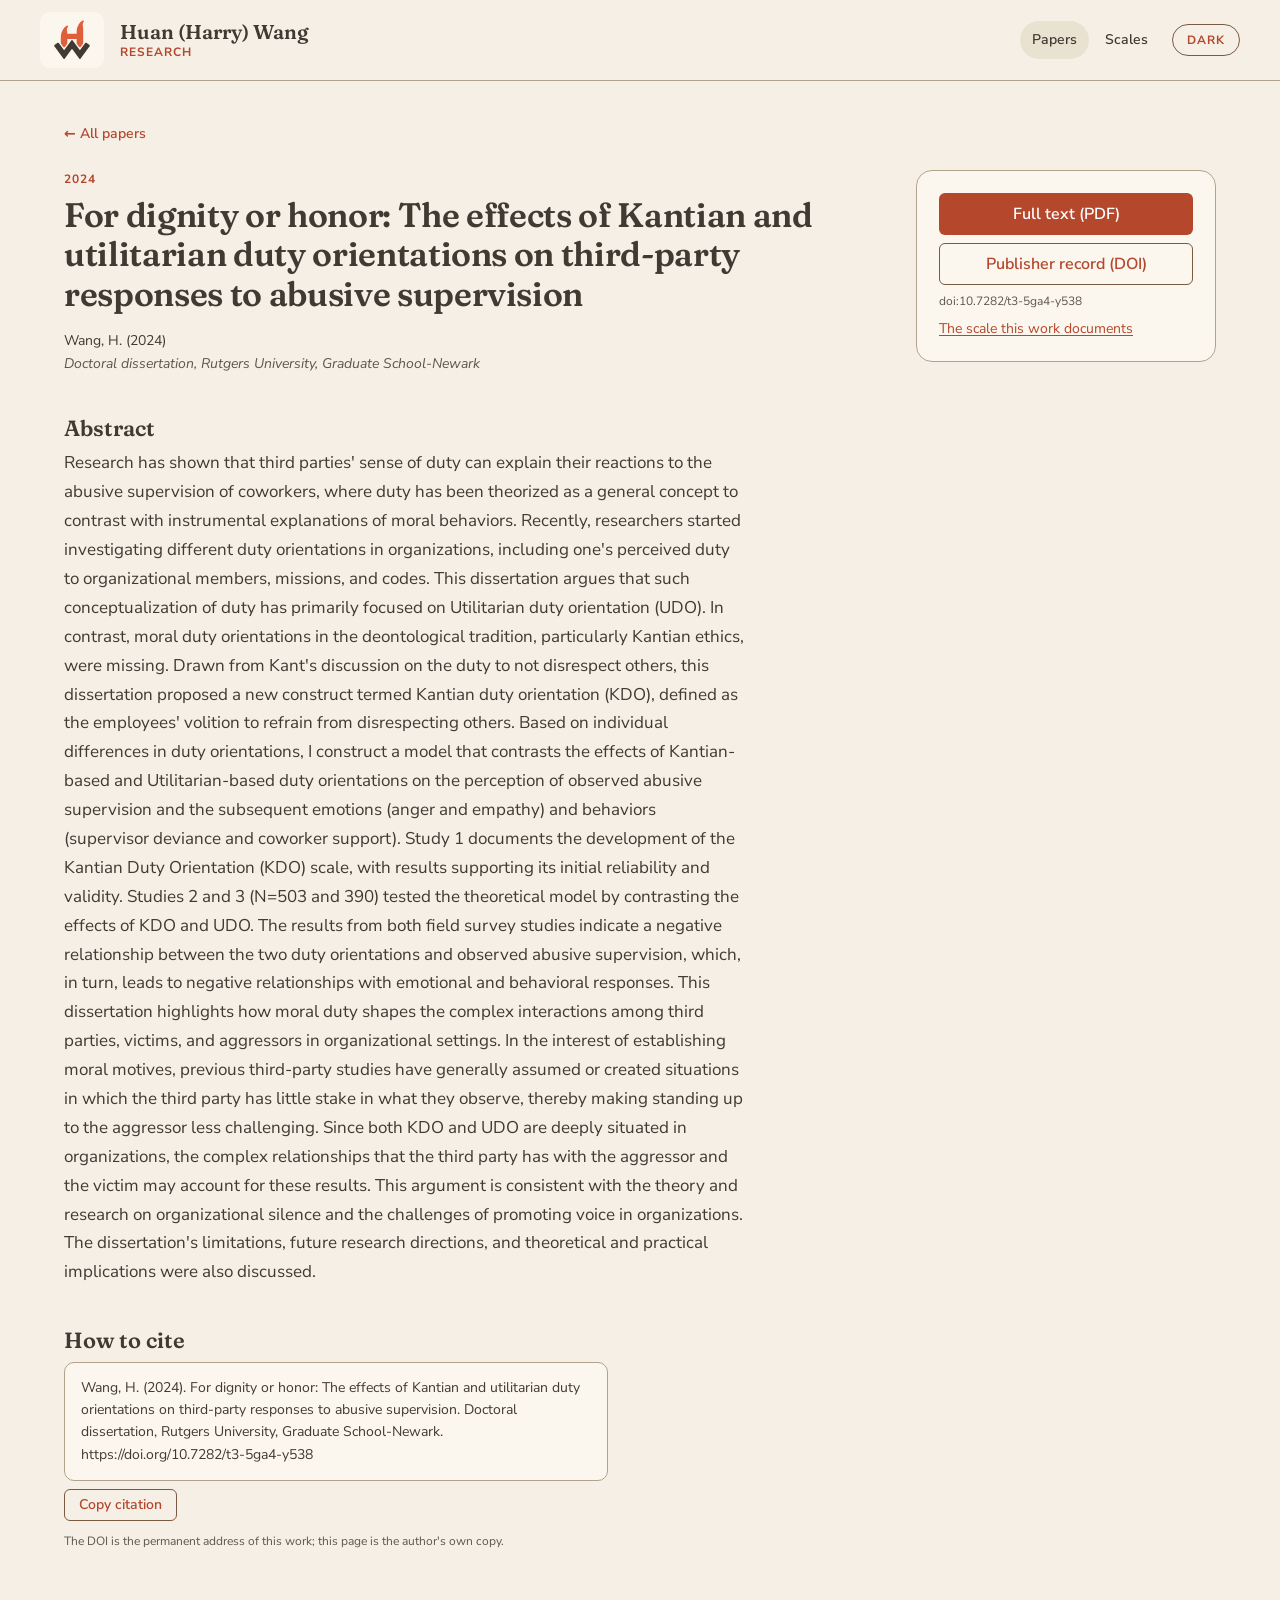
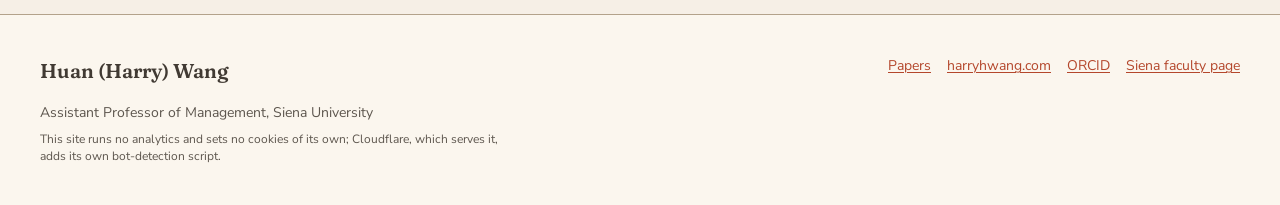
<file: papers/wang-2024-dissertation/index.html>
<!DOCTYPE html><html lang="en" data-register="hearth"><head><meta charset="utf-8"><meta name="viewport" content="width=device-width, initial-scale=1"><title>For dignity or honor: The effects of Kantian and utilitarian duty orientations on third-party responses to abusive supervision | Wang, H. (2024)</title><meta name="description" content="Research has shown that third parties' sense of duty can explain their reactions to the abusive supervision of coworkers, where duty has been theorized as a general concept to contrast with instrumental explanations of moral behaviors. Recently, researchers started investigating different duty orien"><link rel="canonical" href="https://research.harryhwang.com/papers/wang-2024-dissertation/"><link rel="icon" href="/favicon.svg" type="image/svg+xml"><meta name="citation_title" content="For dignity or honor: The effects of Kantian and utilitarian duty orientations on third-party responses to abusive supervision"><meta name="citation_author" content="Huan Wang"><meta name="citation_publication_date" content="2024/05"><meta name="citation_dissertation_institution" content="Rutgers University, Graduate School-Newark"><meta name="citation_doi" content="10.7282/t3-5ga4-y538"><meta name="citation_abstract_html_url" content="https://research.harryhwang.com/papers/wang-2024-dissertation/"><meta name="citation_pdf_url" content="https://research.harryhwang.com/papers/wang-2024-dissertation/wang-2024-dissertation.pdf"><link rel="cite-as" href="https://doi.org/10.7282/t3-5ga4-y538"><link rel="stylesheet" href="/_astro/Base.g0f6mQU5.css"></head><body class="min-h-screen bg-bg text-fg"><a class="rs-skip" href="#main">Skip to content</a><header class="rs-header"><div class="rs-wrap rs-nav"><a href="/" class="rs-home" aria-label="Huan (Harry) Wang, research home"><span class="hb-mark-panel"><img class="rs-logo" src="/images/hw-logo.svg" alt="" width="44" height="44"></span><span class="rs-home-label">Huan (Harry) Wang<small>Research</small></span></a><nav class="rs-links" aria-label="Primary"><a href="/papers/" aria-current="page">Papers</a><a href="/#scales">Scales</a><button type="button" class="rs-toggle" id="theme-toggle" aria-pressed="false">Dark</button></nav></div></header><main id="main" class="rs-main"><div class="rs-wrap"><a href="/papers/" class="rs-crumb">&larr; All papers</a><div class="rs-work"><article class="rs-work-body"><header><p class="hb-eyebrow">2024</p><h1 class="mt-2">For dignity or honor: The effects of Kantian and utilitarian duty orientations on third-party responses to abusive supervision</h1><p class="rs-paper-by mt-4">Wang, H. (2024)</p><p class="rs-paper-venue"><em>Doctoral dissertation, Rutgers University, Graduate School-Newark</em></p></header><section aria-labelledby="abstract"><h2 id="abstract">Abstract</h2><p class="rs-abstract">Research has shown that third parties&#39; sense of duty can explain their reactions to the abusive supervision of coworkers, where duty has been theorized as a general concept to contrast with instrumental explanations of moral behaviors. Recently, researchers started investigating different duty orientations in organizations, including one&#39;s perceived duty to organizational members, missions, and codes. This dissertation argues that such conceptualization of duty has primarily focused on Utilitarian duty orientation (UDO). In contrast, moral duty orientations in the deontological tradition, particularly Kantian ethics, were missing. Drawn from Kant&#39;s discussion on the duty to not disrespect others, this dissertation proposed a new construct termed Kantian duty orientation (KDO), defined as the employees&#39; volition to refrain from disrespecting others. Based on individual differences in duty orientations, I construct a model that contrasts the effects of Kantian-based and Utilitarian-based duty orientations on the perception of observed abusive supervision and the subsequent emotions (anger and empathy) and behaviors (supervisor deviance and coworker support). Study 1 documents the development of the Kantian Duty Orientation (KDO) scale, with results supporting its initial reliability and validity. Studies 2 and 3 (N=503 and 390) tested the theoretical model by contrasting the effects of KDO and UDO. The results from both field survey studies indicate a negative relationship between the two duty orientations and observed abusive supervision, which, in turn, leads to negative relationships with emotional and behavioral responses. This dissertation highlights how moral duty shapes the complex interactions among third parties, victims, and aggressors in organizational settings. In the interest of establishing moral motives, previous third-party studies have generally assumed or created situations in which the third party has little stake in what they observe, thereby making standing up to the aggressor less challenging. Since both KDO and UDO are deeply situated in organizations, the complex relationships that the third party has with the aggressor and the victim may account for these results. This argument is consistent with the theory and research on organizational silence and the challenges of promoting voice in organizations. The dissertation&#39;s limitations, future research directions, and theoretical and practical implications were also discussed.</p></section><section aria-labelledby="cite"><h2 id="cite">How to cite</h2><p class="rs-cite" id="citation">Wang, H. (2024). For dignity or honor: The effects of Kantian and utilitarian duty orientations on third-party responses to abusive supervision. Doctoral dissertation, Rutgers University, Graduate School-Newark. https://doi.org/10.7282/t3-5ga4-y538</p><button type="button" class="hb-btn hb-btn-secondary hb-btn-sm rs-copy" data-copy="citation" hidden>Copy citation</button><p class="hb-caption mt-3">The DOI is the permanent address of this work; this page is the author's own copy.</p></section></article><aside class="hb-card rs-aside" aria-label="Get this work"><a href="wang-2024-dissertation.pdf" class="hb-btn hb-btn-primary">Full text (PDF)</a><a href="https://doi.org/10.7282/t3-5ga4-y538" class="hb-btn hb-btn-secondary" rel="noopener">Publisher record (DOI)</a><p class="hb-caption">doi:10.7282/t3-5ga4-y538</p><p class="hb-small"><a href="/scales/duty-to-dignity-at-work">The scale this work documents</a></p></aside></div><script>
    // Progressive enhancement: the button appears only where the clipboard API exists.
    (function () {
      var b = document.querySelector("[data-copy]");
      if (!b || !navigator.clipboard) return;
      b.hidden = false;
      b.addEventListener("click", function () {
        var text = document.getElementById(b.getAttribute("data-copy")).textContent.replace(/\s+/g, " ").trim();
        navigator.clipboard.writeText(text).then(function () {
          b.textContent = "Copied";
          setTimeout(function () { b.textContent = "Copy citation"; }, 2000);
        });
      });
    })();
  </script></div></main><footer class="rs-footer"><div class="rs-wrap rs-footer-inner"><div><p class="rs-footer-name">Huan (Harry) Wang</p><p class="hb-small hb-muted">Assistant Professor of Management, Siena University</p><p class="rs-footer-note">This site runs no analytics and sets no cookies of its own; Cloudflare, which serves it, adds its own bot-detection script.</p></div><nav class="rs-footer-links" aria-label="Profiles"><a href="/papers/">Papers</a><a href="https://harryhwang.com/" rel="me">harryhwang.com</a><a href="https://orcid.org/0000-0002-4318-7544" rel="me noopener">ORCID</a><a href="https://www.siena.edu/faculty-and-staff/person/harry-wang/" rel="me noopener">Siena faculty page</a></nav></div></footer><script>
      // Theme toggle only (brand rule: it sets data-theme on the document and remembers nothing).
      (function () {
        var button = document.getElementById("theme-toggle");
        if (!button) return;
        var root = document.documentElement;
        var startDark = window.matchMedia("(prefers-color-scheme: dark)").matches;
        root.setAttribute("data-theme", startDark ? "dark" : "light");
        button.setAttribute("aria-pressed", startDark ? "true" : "false");
        button.textContent = startDark ? "Light" : "Dark";
        button.addEventListener("click", function () {
          var dark = root.getAttribute("data-theme") === "dark";
          root.setAttribute("data-theme", dark ? "light" : "dark");
          button.setAttribute("aria-pressed", dark ? "false" : "true");
          button.textContent = dark ? "Dark" : "Light";
        });
      })();
    </script></body></html>
</file>
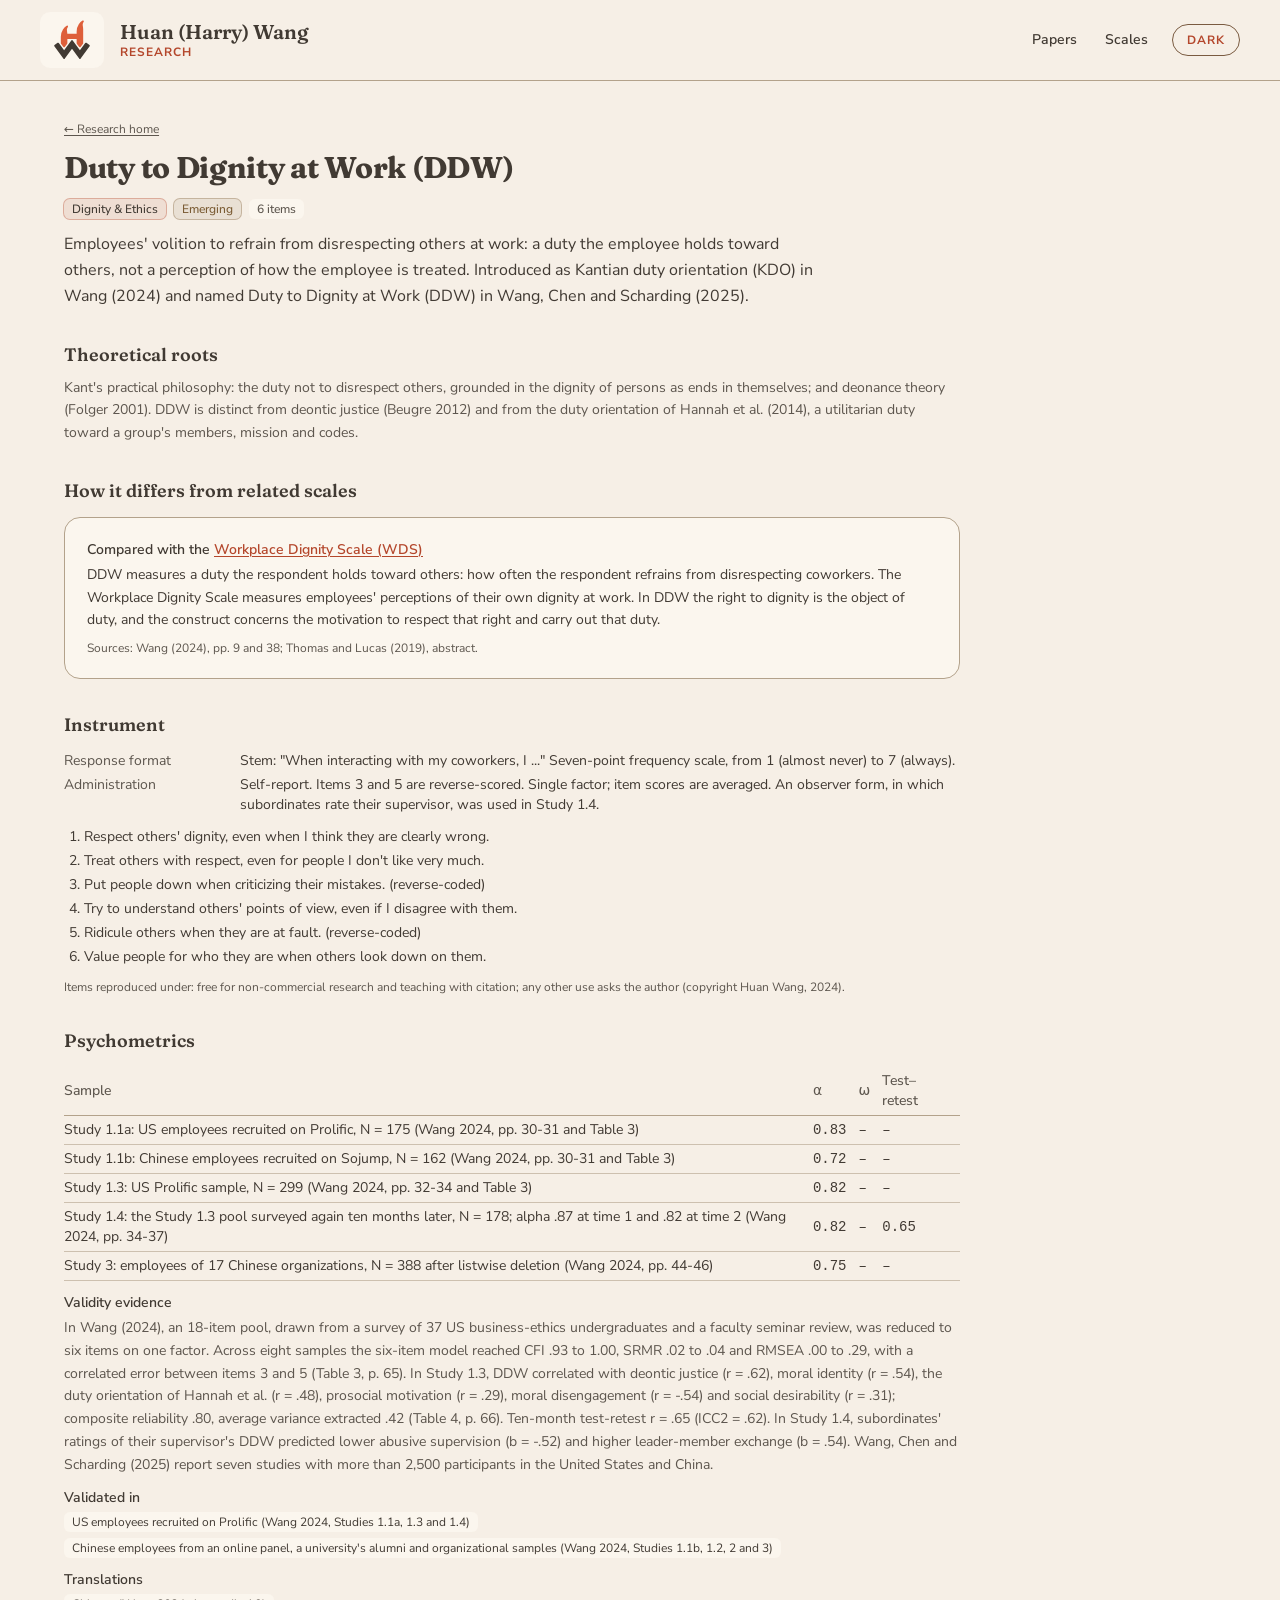
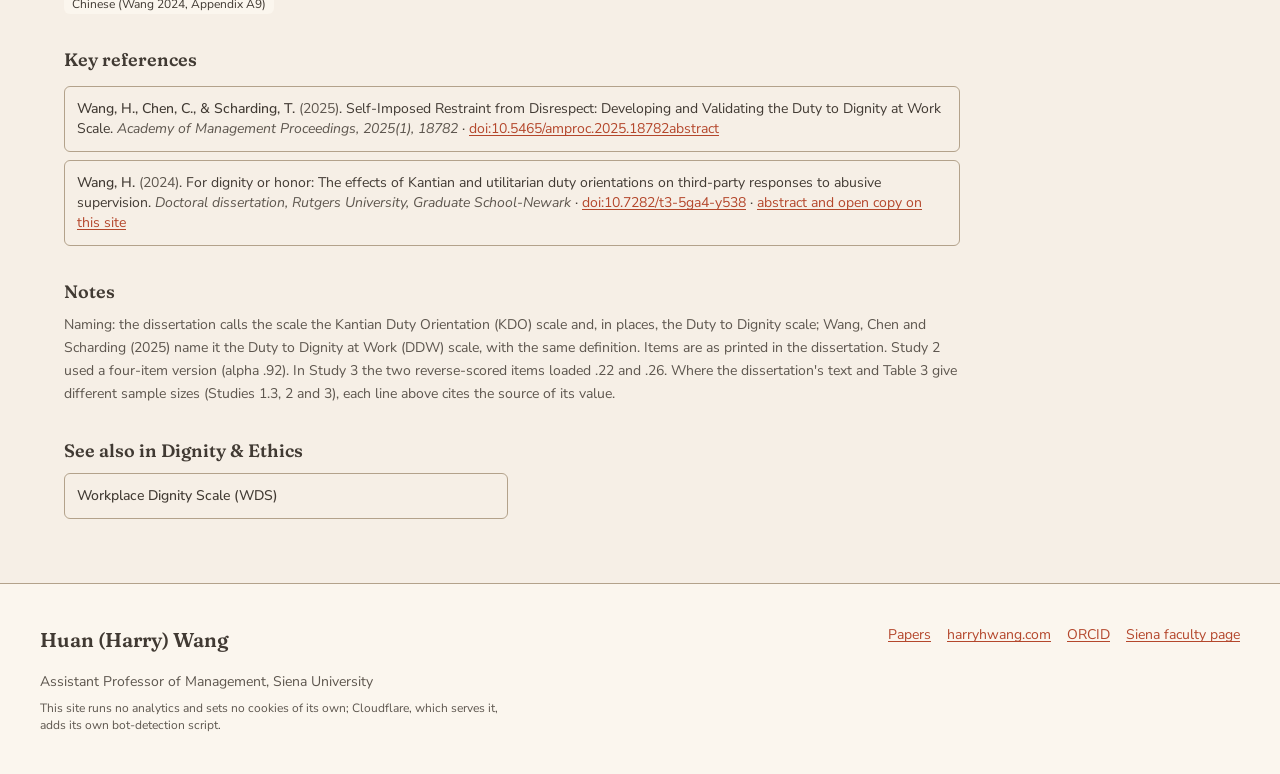
<file: scales/duty-to-dignity-at-work/index.html>
<!DOCTYPE html><html lang="en" data-register="hearth"><head><meta charset="utf-8"><meta name="viewport" content="width=device-width, initial-scale=1"><title>Duty to Dignity at Work (DDW) | Huan (Harry) Wang · Research</title><meta name="description" content="Employees' volition to refrain from disrespecting others at work: a duty the employee holds toward others, not a perception of how the employee is treated. Introduced as Kantian duty orientation (KDO) in Wang (2024) and named Duty to Dignity at Work (DDW) in Wang, Chen and Scharding (2025)."><link rel="canonical" href="https://research.harryhwang.com/scales/duty-to-dignity-at-work/"><link rel="icon" href="/favicon.svg" type="image/svg+xml"><script type="application/ld+json">{"@context":"https://schema.org","@type":"DefinedTerm","name":"Duty to Dignity at Work (DDW)","alternateName":"DDW","description":"Employees' volition to refrain from disrespecting others at work: a duty the employee holds toward others, not a perception of how the employee is treated. Introduced as Kantian duty orientation (KDO) in Wang (2024) and named Duty to Dignity at Work (DDW) in Wang, Chen and Scharding (2025).","url":"https://research.harryhwang.com/scales/duty-to-dignity-at-work/","subjectOf":[{"@type":"ScholarlyArticle","name":"Self-Imposed Restraint from Disrespect: Developing and Validating the Duty to Dignity at Work Scale","author":"Wang, H., Chen, C., & Scharding, T.","datePublished":"2025","isPartOf":"Academy of Management Proceedings, 2025(1), 18782","sameAs":"https://doi.org/10.5465/amproc.2025.18782abstract"},{"@type":"Thesis","name":"For dignity or honor: The effects of Kantian and utilitarian duty orientations on third-party responses to abusive supervision","author":"Wang, H.","datePublished":"2024","isPartOf":"Doctoral dissertation, Rutgers University, Graduate School-Newark","sameAs":"https://doi.org/10.7282/t3-5ga4-y538"}]}</script><link rel="stylesheet" href="/_astro/Base.g0f6mQU5.css"></head><body class="min-h-screen bg-bg text-fg"><a class="rs-skip" href="#main">Skip to content</a><header class="rs-header"><div class="rs-wrap rs-nav"><a href="/" class="rs-home" aria-label="Huan (Harry) Wang, research home"><span class="hb-mark-panel"><img class="rs-logo" src="/images/hw-logo.svg" alt="" width="44" height="44"></span><span class="rs-home-label">Huan (Harry) Wang<small>Research</small></span></a><nav class="rs-links" aria-label="Primary"><a href="/papers/">Papers</a><a href="/#scales">Scales</a><button type="button" class="rs-toggle" id="theme-toggle" aria-pressed="false">Dark</button></nav></div></header><main id="main" class="rs-main"><div class="rs-wrap"><article class="max-w-4xl space-y-8"><header class="space-y-3"><div class="flex flex-wrap items-center gap-2 text-xs"><a href="/" class="text-muted-fg hover:text-fg">← Research home</a></div><h1 class="text-3xl font-bold leading-tight">Duty to Dignity at Work (DDW)</h1><div class="flex flex-wrap gap-2"><span class="inline-flex items-center rounded-md px-2 py-0.5 text-xs font-medium bg-danger/10 text-fg ring-1 ring-danger/40 ">Dignity &amp; Ethics</span><span class="inline-flex items-center rounded-md px-2 py-0.5 text-xs font-medium bg-warn/10 text-warn ring-1 ring-warn/40 ">Emerging</span><span class="inline-flex items-center rounded-md px-2 py-0.5 text-xs font-medium bg-muted text-muted-fg ">6 items</span></div><p class="max-w-3xl text-base leading-relaxed">Employees&#39; volition to refrain from disrespecting others at work: a duty the employee holds toward others, not a perception of how the employee is treated. Introduced as Kantian duty orientation (KDO) in Wang (2024) and named Duty to Dignity at Work (DDW) in Wang, Chen and Scharding (2025).</p></header><section class="space-y-2"><h2 class="text-lg font-semibold">Theoretical roots</h2><p class="text-sm leading-relaxed text-muted-fg">Kant&#39;s practical philosophy: the duty not to disrespect others, grounded in the dignity of persons as ends in themselves; and deonance theory (Folger 2001). DDW is distinct from deontic justice (Beugre 2012) and from the duty orientation of Hannah et al. (2014), a utilitarian duty toward a group&#39;s members, mission and codes.</p></section><section class="space-y-3"><h2 class="text-lg font-semibold">How it differs from related scales</h2><div class="hb-card "><h3 class="mb-1 text-sm font-semibold">Compared with the <a href="/scales/workplace-dignity-scale" class="underline">Workplace Dignity Scale (WDS)</a></h3><p class="text-sm leading-relaxed">DDW measures a duty the respondent holds toward others: how often the respondent refrains from disrespecting coworkers. The Workplace Dignity Scale measures employees&#39; perceptions of their own dignity at work. In DDW the right to dignity is the object of duty, and the construct concerns the motivation to respect that right and carry out that duty.</p><p class="mt-2 text-xs text-muted-fg">Sources: Wang (2024), pp. 9 and 38; Thomas and Lucas (2019), abstract.</p></div></section><section class="space-y-3"><h2 class="text-lg font-semibold">Instrument</h2><dl class="grid gap-x-4 gap-y-1 text-sm sm:grid-cols-[10rem_1fr]"><dt class="text-muted-fg">Response format</dt><dd>Stem: &quot;When interacting with my coworkers, I ...&quot; Seven-point frequency scale, from 1 (almost never) to 7 (always).</dd><dt class="text-muted-fg">Administration</dt><dd>Self-report. Items 3 and 5 are reverse-scored. Single factor; item scores are averaged. An observer form, in which subordinates rate their supervisor, was used in Study 1.4.</dd></dl><div class="space-y-3"><div><ol class="list-decimal space-y-1 pl-5 text-sm"><li>Respect others&#39; dignity, even when I think they are clearly wrong.</li><li>Treat others with respect, even for people I don&#39;t like very much.</li><li>Put people down when criticizing their mistakes. (reverse-coded)</li><li>Try to understand others&#39; points of view, even if I disagree with them.</li><li>Ridicule others when they are at fault. (reverse-coded)</li><li>Value people for who they are when others look down on them.</li></ol></div><p class="text-xs text-muted-fg">Items reproduced under: free for non-commercial research and teaching with citation; any other use asks the author (copyright Huan Wang, 2024).</p></div></section><section class="space-y-3"><h2 class="text-lg font-semibold">Psychometrics</h2><div class="overflow-x-auto"><table class="w-full border-collapse text-sm"><thead><tr class="border-b border-border text-left text-muted-fg"><th class="py-1 pr-3 font-medium">Sample</th><th class="py-1 pr-3 font-medium">α</th><th class="py-1 pr-3 font-medium">ω</th><th class="py-1 pr-3 font-medium">Test–retest</th></tr></thead><tbody><tr class="border-b border-border/60"><td class="py-1 pr-3">Study 1.1a: US employees recruited on Prolific, N = 175 (Wang 2024, pp. 30-31 and Table 3)</td><td class="py-1 pr-3 font-mono">0.83</td><td class="py-1 pr-3 font-mono">–</td><td class="py-1 pr-3 font-mono">–</td></tr><tr class="border-b border-border/60"><td class="py-1 pr-3">Study 1.1b: Chinese employees recruited on Sojump, N = 162 (Wang 2024, pp. 30-31 and Table 3)</td><td class="py-1 pr-3 font-mono">0.72</td><td class="py-1 pr-3 font-mono">–</td><td class="py-1 pr-3 font-mono">–</td></tr><tr class="border-b border-border/60"><td class="py-1 pr-3">Study 1.3: US Prolific sample, N = 299 (Wang 2024, pp. 32-34 and Table 3)</td><td class="py-1 pr-3 font-mono">0.82</td><td class="py-1 pr-3 font-mono">–</td><td class="py-1 pr-3 font-mono">–</td></tr><tr class="border-b border-border/60"><td class="py-1 pr-3">Study 1.4: the Study 1.3 pool surveyed again ten months later, N = 178; alpha .87 at time 1 and .82 at time 2 (Wang 2024, pp. 34-37)</td><td class="py-1 pr-3 font-mono">0.82</td><td class="py-1 pr-3 font-mono">–</td><td class="py-1 pr-3 font-mono">0.65</td></tr><tr class="border-b border-border/60"><td class="py-1 pr-3">Study 3: employees of 17 Chinese organizations, N = 388 after listwise deletion (Wang 2024, pp. 44-46)</td><td class="py-1 pr-3 font-mono">0.75</td><td class="py-1 pr-3 font-mono">–</td><td class="py-1 pr-3 font-mono">–</td></tr></tbody></table></div><div class="space-y-1"><h3 class="text-sm font-semibold">Validity evidence</h3><p class="text-sm leading-relaxed text-muted-fg">In Wang (2024), an 18-item pool, drawn from a survey of 37 US business-ethics undergraduates and a faculty seminar review, was reduced to six items on one factor. Across eight samples the six-item model reached CFI .93 to 1.00, SRMR .02 to .04 and RMSEA .00 to .29, with a correlated error between items 3 and 5 (Table 3, p. 65). In Study 1.3, DDW correlated with deontic justice (r = .62), moral identity (r = .54), the duty orientation of Hannah et al. (r = .48), prosocial motivation (r = .29), moral disengagement (r = -.54) and social desirability (r = .31); composite reliability .80, average variance extracted .42 (Table 4, p. 66). Ten-month test-retest r = .65 (ICC2 = .62). In Study 1.4, subordinates&#39; ratings of their supervisor&#39;s DDW predicted lower abusive supervision (b = -.52) and higher leader-member exchange (b = .54). Wang, Chen and Scharding (2025) report seven studies with more than 2,500 participants in the United States and China.</p></div><div class="space-y-1"><h3 class="text-sm font-semibold">Validated in</h3><ul class="flex flex-wrap gap-1.5"><li class="inline-flex items-center rounded-md bg-muted px-2 py-0.5 text-xs">US employees recruited on Prolific (Wang 2024, Studies 1.1a, 1.3 and 1.4)</li><li class="inline-flex items-center rounded-md bg-muted px-2 py-0.5 text-xs">Chinese employees from an online panel, a university&#39;s alumni and organizational samples (Wang 2024, Studies 1.1b, 1.2, 2 and 3)</li></ul></div><div class="space-y-1"><h3 class="text-sm font-semibold">Translations</h3><ul class="flex flex-wrap gap-1.5"><li class="inline-flex items-center rounded-md bg-muted px-2 py-0.5 text-xs">Chinese (Wang 2024, Appendix A9)</li></ul></div></section><section class="space-y-3"><h2 class="text-lg font-semibold">Key references</h2><ul class="space-y-2"><li class="rounded-md border border-border bg-bg p-3"><p class="text-sm"><span class="font-medium">Wang, H., Chen, C., &amp; Scharding, T.</span> <span class="text-muted-fg">(2025)</span>. Self-Imposed Restraint from Disrespect: Developing and Validating the Duty to Dignity at Work Scale. <em class="text-muted-fg">Academy of Management Proceedings, 2025(1), 18782</em> · <a href="https://doi.org/10.5465/amproc.2025.18782abstract" target="_blank" rel="noreferrer noopener" class="underline">doi:10.5465/amproc.2025.18782abstract</a></p></li><li class="rounded-md border border-border bg-bg p-3"><p class="text-sm"><span class="font-medium">Wang, H.</span> <span class="text-muted-fg">(2024)</span>. For dignity or honor: The effects of Kantian and utilitarian duty orientations on third-party responses to abusive supervision. <em class="text-muted-fg">Doctoral dissertation, Rutgers University, Graduate School-Newark</em> · <a href="https://doi.org/10.7282/t3-5ga4-y538" target="_blank" rel="noreferrer noopener" class="underline">doi:10.7282/t3-5ga4-y538</a> · <a href="/papers/wang-2024-dissertation/" class="underline">abstract and open copy on this site</a></p></li></ul></section><section class="space-y-2"><h2 class="text-lg font-semibold">Notes</h2><p class="text-sm leading-relaxed text-muted-fg">Naming: the dissertation calls the scale the Kantian Duty Orientation (KDO) scale and, in places, the Duty to Dignity scale; Wang, Chen and Scharding (2025) name it the Duty to Dignity at Work (DDW) scale, with the same definition. Items are as printed in the dissertation. Study 2 used a four-item version (alpha .92). In Study 3 the two reverse-scored items loaded .22 and .26. Where the dissertation&#39;s text and Table 3 give different sample sizes (Studies 1.3, 2 and 3), each line above cites the source of its value.</p></section><section class="space-y-2"><h2 class="text-lg font-semibold">See also in Dignity &amp; Ethics</h2><ul class="grid gap-2 sm:grid-cols-2"><li><a href="/scales/workplace-dignity-scale" class="rs-card-link block rounded-md border border-border bg-bg p-3 text-sm hover:bg-muted"><div class="flex items-center justify-between gap-2"><span class="font-medium">Workplace Dignity Scale (WDS)</span></div></a></li></ul></section></article></div></main><footer class="rs-footer"><div class="rs-wrap rs-footer-inner"><div><p class="rs-footer-name">Huan (Harry) Wang</p><p class="hb-small hb-muted">Assistant Professor of Management, Siena University</p><p class="rs-footer-note">This site runs no analytics and sets no cookies of its own; Cloudflare, which serves it, adds its own bot-detection script.</p></div><nav class="rs-footer-links" aria-label="Profiles"><a href="/papers/">Papers</a><a href="https://harryhwang.com/" rel="me">harryhwang.com</a><a href="https://orcid.org/0000-0002-4318-7544" rel="me noopener">ORCID</a><a href="https://www.siena.edu/faculty-and-staff/person/harry-wang/" rel="me noopener">Siena faculty page</a></nav></div></footer><script>
      // Theme toggle only (brand rule: it sets data-theme on the document and remembers nothing).
      (function () {
        var button = document.getElementById("theme-toggle");
        if (!button) return;
        var root = document.documentElement;
        var startDark = window.matchMedia("(prefers-color-scheme: dark)").matches;
        root.setAttribute("data-theme", startDark ? "dark" : "light");
        button.setAttribute("aria-pressed", startDark ? "true" : "false");
        button.textContent = startDark ? "Light" : "Dark";
        button.addEventListener("click", function () {
          var dark = root.getAttribute("data-theme") === "dark";
          root.setAttribute("data-theme", dark ? "light" : "dark");
          button.setAttribute("aria-pressed", dark ? "false" : "true");
          button.textContent = dark ? "Dark" : "Light";
        });
      })();
    </script></body></html>
</file>
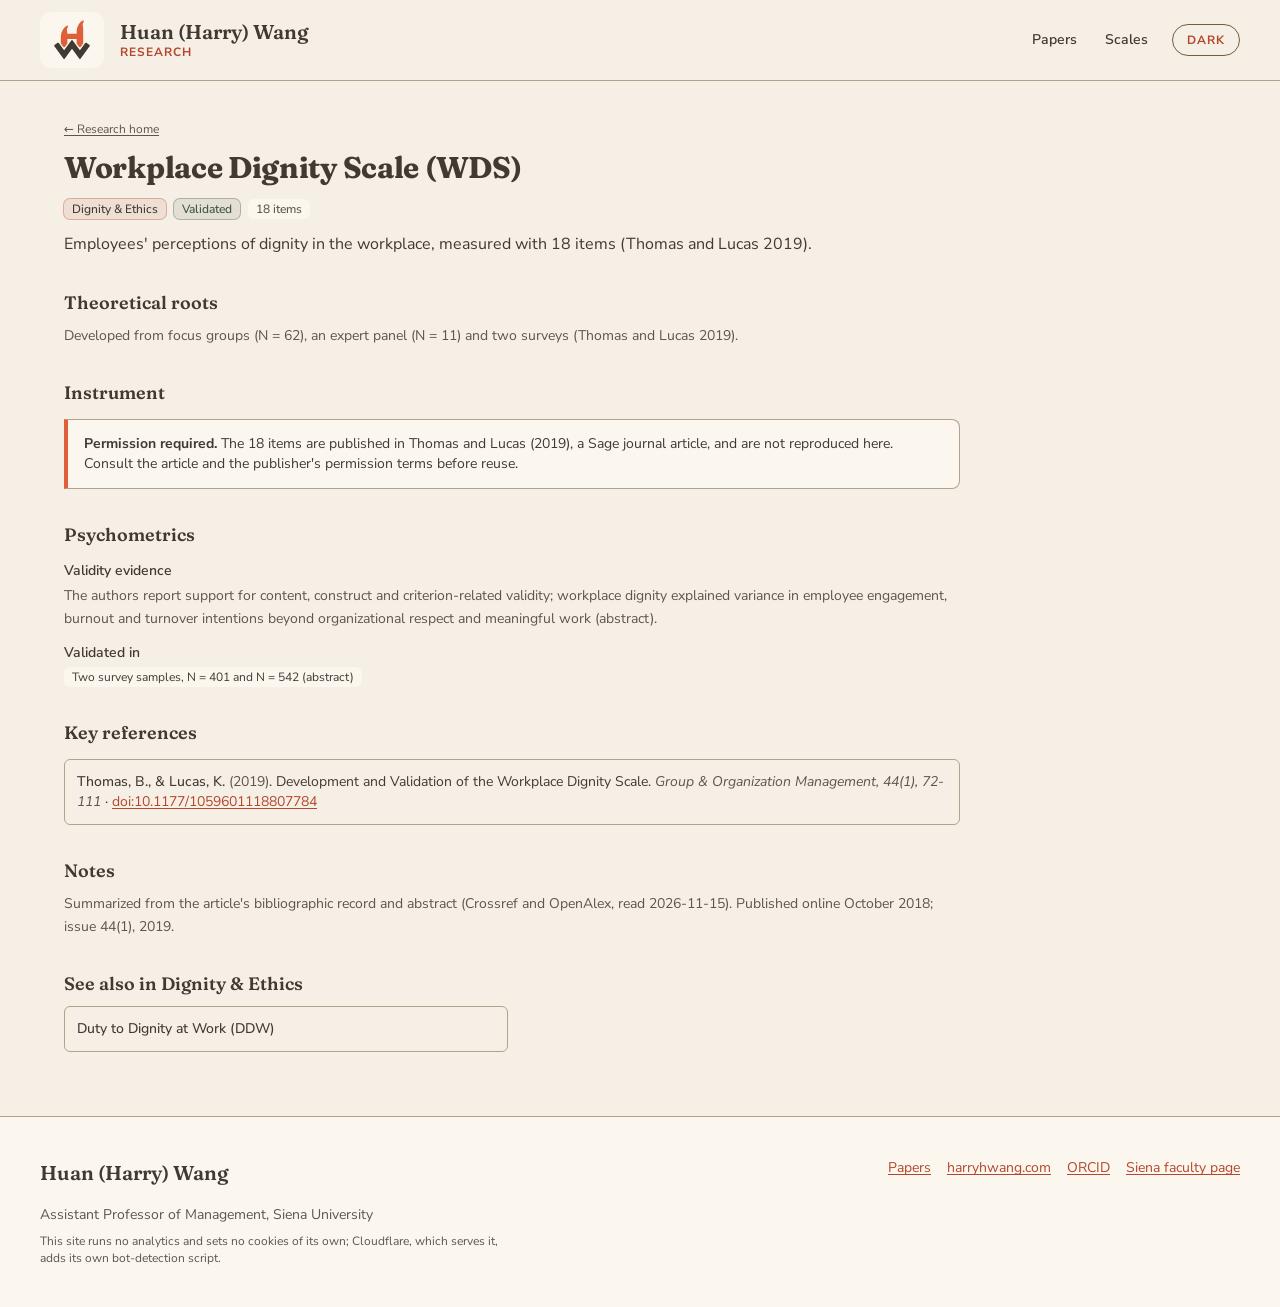
<file: scales/workplace-dignity-scale/index.html>
<!DOCTYPE html><html lang="en" data-register="hearth"><head><meta charset="utf-8"><meta name="viewport" content="width=device-width, initial-scale=1"><title>Workplace Dignity Scale (WDS) | Huan (Harry) Wang · Research</title><meta name="description" content="Employees' perceptions of dignity in the workplace, measured with 18 items (Thomas and Lucas 2019)."><link rel="canonical" href="https://research.harryhwang.com/scales/workplace-dignity-scale/"><link rel="icon" href="/favicon.svg" type="image/svg+xml"><script type="application/ld+json">{"@context":"https://schema.org","@type":"DefinedTerm","name":"Workplace Dignity Scale (WDS)","alternateName":"WDS","description":"Employees' perceptions of dignity in the workplace, measured with 18 items (Thomas and Lucas 2019).","url":"https://research.harryhwang.com/scales/workplace-dignity-scale/","subjectOf":[{"@type":"ScholarlyArticle","name":"Development and Validation of the Workplace Dignity Scale","author":"Thomas, B., & Lucas, K.","datePublished":"2019","isPartOf":"Group & Organization Management, 44(1), 72-111","sameAs":"https://doi.org/10.1177/1059601118807784"}]}</script><link rel="stylesheet" href="/_astro/Base.g0f6mQU5.css"></head><body class="min-h-screen bg-bg text-fg"><a class="rs-skip" href="#main">Skip to content</a><header class="rs-header"><div class="rs-wrap rs-nav"><a href="/" class="rs-home" aria-label="Huan (Harry) Wang, research home"><span class="hb-mark-panel"><img class="rs-logo" src="/images/hw-logo.svg" alt="" width="44" height="44"></span><span class="rs-home-label">Huan (Harry) Wang<small>Research</small></span></a><nav class="rs-links" aria-label="Primary"><a href="/papers/">Papers</a><a href="/#scales">Scales</a><button type="button" class="rs-toggle" id="theme-toggle" aria-pressed="false">Dark</button></nav></div></header><main id="main" class="rs-main"><div class="rs-wrap"><article class="max-w-4xl space-y-8"><header class="space-y-3"><div class="flex flex-wrap items-center gap-2 text-xs"><a href="/" class="text-muted-fg hover:text-fg">← Research home</a></div><h1 class="text-3xl font-bold leading-tight">Workplace Dignity Scale (WDS)</h1><div class="flex flex-wrap gap-2"><span class="inline-flex items-center rounded-md px-2 py-0.5 text-xs font-medium bg-danger/10 text-fg ring-1 ring-danger/40 ">Dignity &amp; Ethics</span><span class="inline-flex items-center rounded-md px-2 py-0.5 text-xs font-medium bg-ok/10 text-ok ring-1 ring-ok/40 ">Validated</span><span class="inline-flex items-center rounded-md px-2 py-0.5 text-xs font-medium bg-muted text-muted-fg ">18 items</span></div><p class="max-w-3xl text-base leading-relaxed">Employees&#39; perceptions of dignity in the workplace, measured with 18 items (Thomas and Lucas 2019).</p></header><section class="space-y-2"><h2 class="text-lg font-semibold">Theoretical roots</h2><p class="text-sm leading-relaxed text-muted-fg">Developed from focus groups (N = 62), an expert panel (N = 11) and two surveys (Thomas and Lucas 2019).</p></section><section class="space-y-3"><h2 class="text-lg font-semibold">Instrument</h2><div class="hb-note"><p class="text-sm"><strong>Permission required. </strong>The 18 items are published in Thomas and Lucas (2019), a Sage journal article, and are not reproduced here. Consult the article and the publisher&#39;s permission terms before reuse.</p></div></section><section class="space-y-3"><h2 class="text-lg font-semibold">Psychometrics</h2><div class="space-y-1"><h3 class="text-sm font-semibold">Validity evidence</h3><p class="text-sm leading-relaxed text-muted-fg">The authors report support for content, construct and criterion-related validity; workplace dignity explained variance in employee engagement, burnout and turnover intentions beyond organizational respect and meaningful work (abstract).</p></div><div class="space-y-1"><h3 class="text-sm font-semibold">Validated in</h3><ul class="flex flex-wrap gap-1.5"><li class="inline-flex items-center rounded-md bg-muted px-2 py-0.5 text-xs">Two survey samples, N = 401 and N = 542 (abstract)</li></ul></div></section><section class="space-y-3"><h2 class="text-lg font-semibold">Key references</h2><ul class="space-y-2"><li class="rounded-md border border-border bg-bg p-3"><p class="text-sm"><span class="font-medium">Thomas, B., &amp; Lucas, K.</span> <span class="text-muted-fg">(2019)</span>. Development and Validation of the Workplace Dignity Scale. <em class="text-muted-fg">Group &amp; Organization Management, 44(1), 72-111</em> · <a href="https://doi.org/10.1177/1059601118807784" target="_blank" rel="noreferrer noopener" class="underline">doi:10.1177/1059601118807784</a></p></li></ul></section><section class="space-y-2"><h2 class="text-lg font-semibold">Notes</h2><p class="text-sm leading-relaxed text-muted-fg">Summarized from the article&#39;s bibliographic record and abstract (Crossref and OpenAlex, read 2026-11-15). Published online October 2018; issue 44(1), 2019.</p></section><section class="space-y-2"><h2 class="text-lg font-semibold">See also in Dignity &amp; Ethics</h2><ul class="grid gap-2 sm:grid-cols-2"><li><a href="/scales/duty-to-dignity-at-work" class="rs-card-link block rounded-md border border-border bg-bg p-3 text-sm hover:bg-muted"><div class="flex items-center justify-between gap-2"><span class="font-medium">Duty to Dignity at Work (DDW)</span></div></a></li></ul></section></article></div></main><footer class="rs-footer"><div class="rs-wrap rs-footer-inner"><div><p class="rs-footer-name">Huan (Harry) Wang</p><p class="hb-small hb-muted">Assistant Professor of Management, Siena University</p><p class="rs-footer-note">This site runs no analytics and sets no cookies of its own; Cloudflare, which serves it, adds its own bot-detection script.</p></div><nav class="rs-footer-links" aria-label="Profiles"><a href="/papers/">Papers</a><a href="https://harryhwang.com/" rel="me">harryhwang.com</a><a href="https://orcid.org/0000-0002-4318-7544" rel="me noopener">ORCID</a><a href="https://www.siena.edu/faculty-and-staff/person/harry-wang/" rel="me noopener">Siena faculty page</a></nav></div></footer><script>
      // Theme toggle only (brand rule: it sets data-theme on the document and remembers nothing).
      (function () {
        var button = document.getElementById("theme-toggle");
        if (!button) return;
        var root = document.documentElement;
        var startDark = window.matchMedia("(prefers-color-scheme: dark)").matches;
        root.setAttribute("data-theme", startDark ? "dark" : "light");
        button.setAttribute("aria-pressed", startDark ? "true" : "false");
        button.textContent = startDark ? "Light" : "Dark";
        button.addEventListener("click", function () {
          var dark = root.getAttribute("data-theme") === "dark";
          root.setAttribute("data-theme", dark ? "light" : "dark");
          button.setAttribute("aria-pressed", dark ? "false" : "true");
          button.textContent = dark ? "Dark" : "Light";
        });
      })();
    </script></body></html>
</file>
